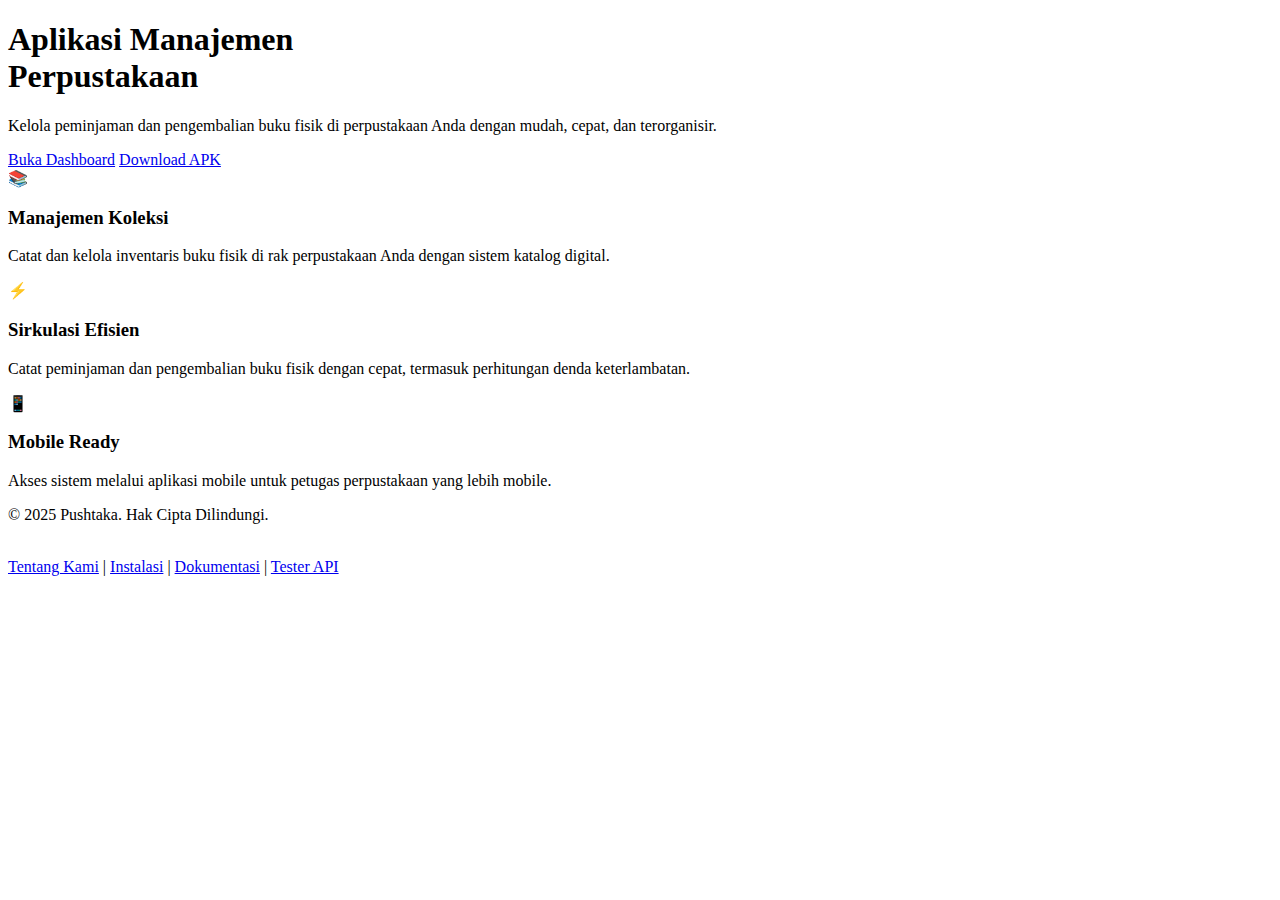
<file: web/index.html>
<!DOCTYPE html>
<html lang="en">

<head>
    <title>Pushtaka - Aplikasi Manajemen Perpustakaan</title>
    <meta name="description"
        content="Pushtaka adalah solusi aplikasi manajemen perpustakaan modern yang efisien dan mudah digunakan.">
    <!--# include virtual="/partials/head_meta.html" -->
</head>

<body>
    <div class="gradient-bg"></div>

    <div class="container">
        <!--# include virtual="/partials/header.html" -->

        <section class="hero">
            <div class="hero-content">
                <h1>Aplikasi Manajemen<br><span>Perpustakaan</span></h1>
                <p>Kelola peminjaman dan pengembalian buku fisik di perpustakaan Anda dengan mudah, cepat, dan
                    terorganisir.</p>
                <div>
                    <a href="/dashboard" class="cta-button">Buka Dashboard</a>
                    <a href="/p/installation" class="cta-outline">Download APK</a>
                </div>
            </div>
        </section>

        <section id="features" class="features">
            <div class="feature-card">
                <div class="feature-icon">📚</div>
                <h3>Manajemen Koleksi</h3>
                <p>Catat dan kelola inventaris buku fisik di rak perpustakaan Anda dengan sistem katalog digital.</p>
            </div>
            <div class="feature-card">
                <div class="feature-icon">⚡</div>
                <h3>Sirkulasi Efisien</h3>
                <p>Catat peminjaman dan pengembalian buku fisik dengan cepat, termasuk perhitungan denda keterlambatan.
                </p>
            </div>
            <div class="feature-card">
                <div class="feature-icon">📱</div>
                <h3>Mobile Ready</h3>
                <p>Akses sistem melalui aplikasi mobile untuk petugas perpustakaan yang lebih mobile.</p>
            </div>
        </section>

        <footer>
            <p>&copy; 2025 Pushtaka. Hak Cipta Dilindungi.</p>
            <br>
            <a href="/p/about">Tentang Kami</a> | <a href="/p/installation">Instalasi</a> | <a
                href="/p/documentation">Dokumentasi</a> | <a href="/p/tester">Tester API</a>
        </footer>
    </div>
</body>

</html>
</file>
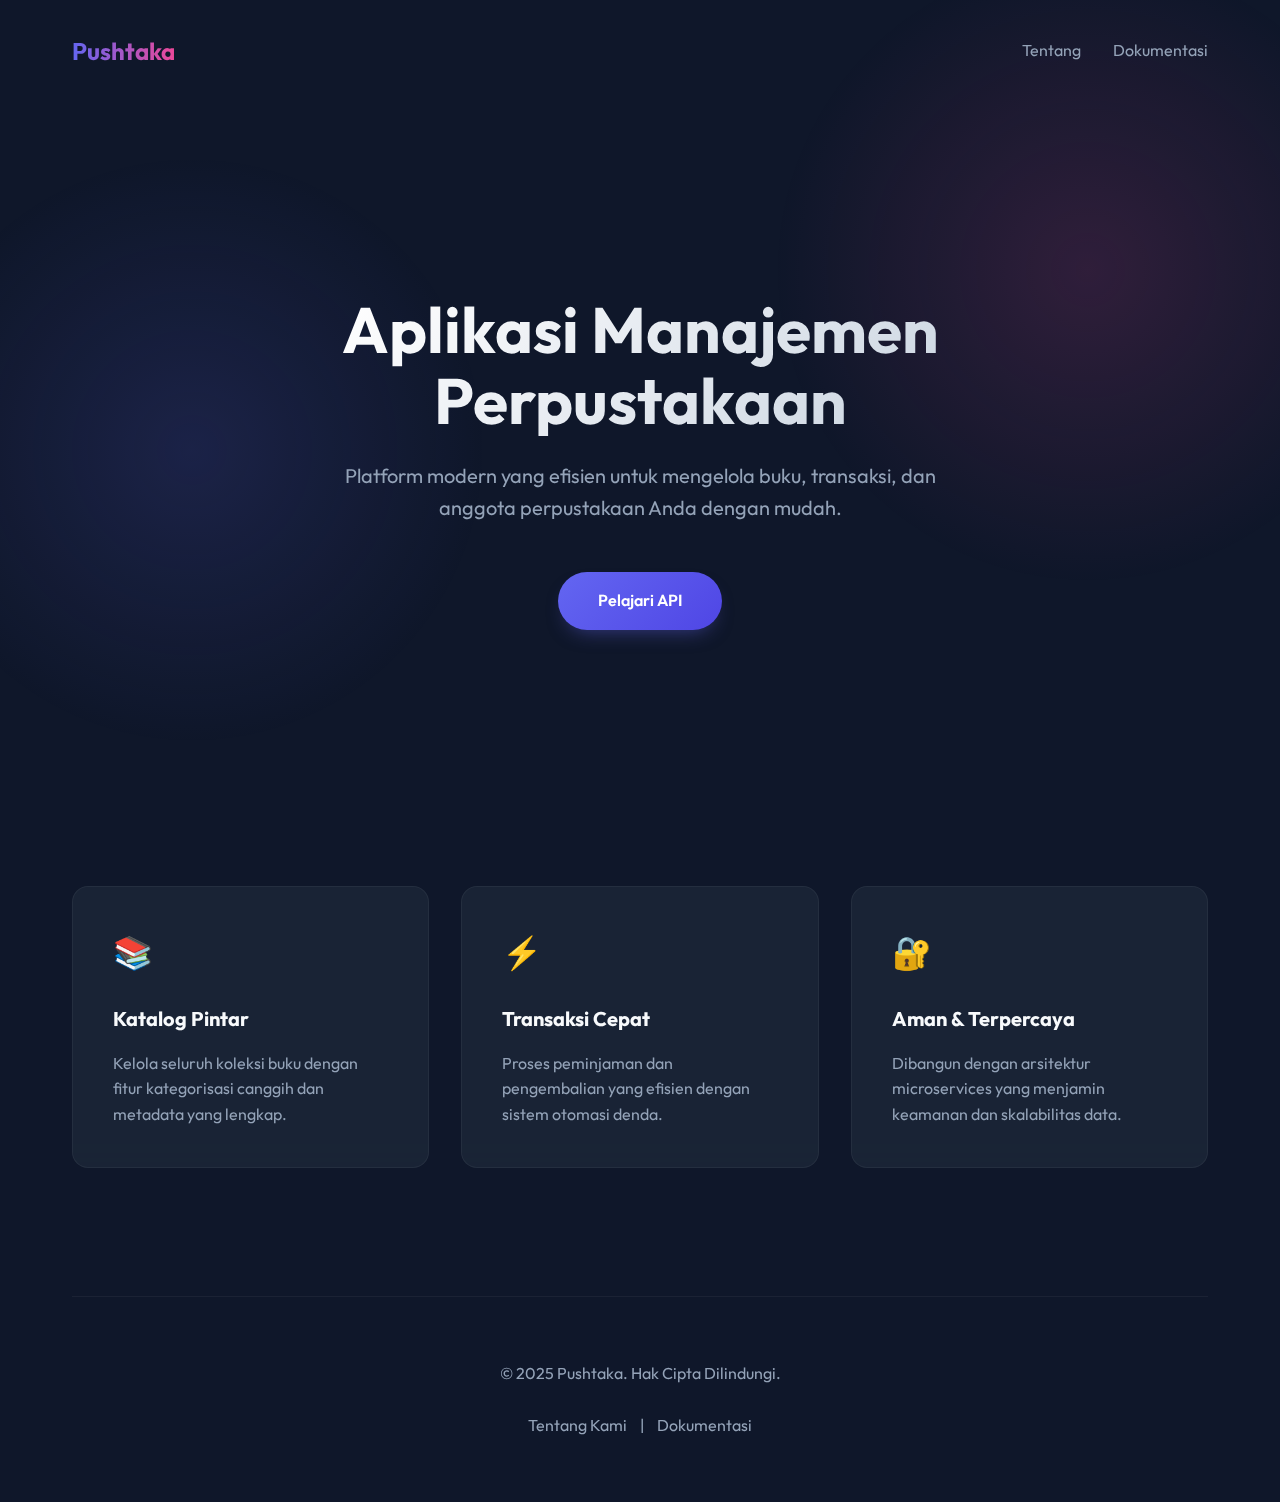
<file: api/services/landing copy/index.html>
<!DOCTYPE html>
<html lang="en">

<head>
    <meta charset="UTF-8">
    <meta name="viewport" content="width=device-width, initial-scale=1.0">
    <title>Pushtaka - Aplikasi Manajemen Perpustakaan</title>
    <meta name="description"
        content="Pushtaka adalah solusi aplikasi manajemen perpustakaan modern yang efisien dan mudah digunakan.">
    <link rel="preconnect" href="https://fonts.googleapis.com">
    <link rel="preconnect" href="https://fonts.gstatic.com" crossorigin>
    <link href="https://fonts.googleapis.com/css2?family=Outfit:wght@300;400;600;700&display=swap" rel="stylesheet">
    <style>
        :root {
            --primary: #6366f1;
            --primary-dark: #4f46e5;
            --secondary: #ec4899;
            --bg-dark: #0f172a;
            --text-light: #f8fafc;
            --text-dim: #94a3b8;
            --card-bg: rgba(30, 41, 59, 0.7);
        }

        * {
            margin: 0;
            padding: 0;
            box-sizing: border-box;
        }

        body {
            font-family: 'Outfit', sans-serif;
            background-color: var(--bg-dark);
            color: var(--text-light);
            line-height: 1.6;
            overflow-x: hidden;
        }

        .gradient-bg {
            position: fixed;
            top: 0;
            left: 0;
            width: 100%;
            height: 100%;
            z-index: -1;
            background:
                radial-gradient(circle at 15% 50%, rgba(99, 102, 241, 0.15), transparent 25%),
                radial-gradient(circle at 85% 30%, rgba(236, 72, 153, 0.15), transparent 25%);
        }

        .container {
            max-width: 1200px;
            margin: 0 auto;
            padding: 0 2rem;
        }

        /* Header */
        header {
            padding: 2rem 0;
            display: flex;
            justify-content: space-between;
            align-items: center;
        }

        .logo {
            font-size: 1.5rem;
            font-weight: 700;
            background: linear-gradient(to right, var(--primary), var(--secondary));
            -webkit-background-clip: text;
            -webkit-text-fill-color: transparent;
            text-decoration: none;
        }

        .nav-links {
            display: flex;
            gap: 2rem;
            list-style: none;
        }

        .nav-links a {
            color: var(--text-dim);
            text-decoration: none;
            transition: color 0.3s ease;
        }

        .nav-links a:hover {
            color: var(--text-light);
        }

        /* Hero Section */
        .hero {
            min-height: 80vh;
            display: flex;
            align-items: center;
            justify-content: center;
            text-align: center;
            padding: 4rem 0;
        }

        .hero-content h1 {
            font-size: 4rem;
            line-height: 1.1;
            margin-bottom: 1.5rem;
            background: linear-gradient(135deg, #fff 0%, #cbd5e1 100%);
            -webkit-background-clip: text;
            -webkit-text-fill-color: transparent;
        }

        .hero-content p {
            font-size: 1.25rem;
            color: var(--text-dim);
            max-width: 600px;
            margin: 0 auto 3rem;
        }

        .cta-button {
            display: inline-block;
            padding: 1rem 2.5rem;
            background: linear-gradient(135deg, var(--primary), var(--primary-dark));
            color: white;
            text-decoration: none;
            border-radius: 50px;
            font-weight: 600;
            transition: transform 0.3s ease, box-shadow 0.3s ease;
            box-shadow: 0 10px 20px -10px rgba(99, 102, 241, 0.5);
        }

        .cta-button:hover {
            transform: translateY(-2px);
            box-shadow: 0 15px 30px -10px rgba(99, 102, 241, 0.6);
        }

        /* Features */
        .features {
            display: grid;
            grid-template-columns: repeat(auto-fit, minmax(300px, 1fr));
            gap: 2rem;
            padding: 4rem 0;
        }

        .feature-card {
            background: var(--card-bg);
            padding: 2.5rem;
            border-radius: 1rem;
            backdrop-filter: blur(10px);
            border: 1px solid rgba(255, 255, 255, 0.05);
            transition: transform 0.3s ease;
        }

        .feature-card:hover {
            transform: translateY(-5px);
        }

        .feature-icon {
            font-size: 2rem;
            margin-bottom: 1.5rem;
            color: var(--primary);
        }

        .feature-card h3 {
            margin-bottom: 1rem;
            font-size: 1.25rem;
        }

        .feature-card p {
            color: var(--text-dim);
        }

        /* Footer */
        footer {
            border-top: 1px solid rgba(255, 255, 255, 0.05);
            padding: 4rem 0;
            margin-top: 4rem;
            text-align: center;
            color: var(--text-dim);
        }

        footer a {
            color: var(--text-dim);
            text-decoration: none;
            margin: 0 10px;
        }

        footer a:hover {
            color: var(--text-light);
        }

        @media (max-width: 768px) {
            .hero-content h1 {
                font-size: 2.5rem;
            }
        }
    </style>
</head>

<body>
    <div class="gradient-bg"></div>

    <div class="container">
        <header>
            <a href="/" class="logo">Pushtaka</a>
            <nav>
                <ul class="nav-links">
                    <li><a href="/p/about">Tentang</a></li>
                    <li><a href="/p/documentation">Dokumentasi</a></li>
                </ul>
            </nav>
        </header>

        <section class="hero">
            <div class="hero-content">
                <h1>Aplikasi Manajemen<br>Perpustakaan</h1>
                <p>Platform modern yang efisien untuk mengelola buku, transaksi, dan anggota perpustakaan Anda dengan
                    mudah.</p>
                <a href="/p/documentation" class="cta-button">Pelajari API</a>
            </div>
        </section>

        <section id="features" class="features">
            <div class="feature-card">
                <div class="feature-icon">📚</div>
                <h3>Katalog Pintar</h3>
                <p>Kelola seluruh koleksi buku dengan fitur kategorisasi canggih dan metadata yang lengkap.</p>
            </div>
            <div class="feature-card">
                <div class="feature-icon">⚡</div>
                <h3>Transaksi Cepat</h3>
                <p>Proses peminjaman dan pengembalian yang efisien dengan sistem otomasi denda.</p>
            </div>
            <div class="feature-card">
                <div class="feature-icon">🔐</div>
                <h3>Aman & Terpercaya</h3>
                <p>Dibangun dengan arsitektur microservices yang menjamin keamanan dan skalabilitas data.</p>
            </div>
        </section>

        <footer>
            <p>&copy; 2025 Pushtaka. Hak Cipta Dilindungi.</p>
            <br>
            <a href="/p/about">Tentang Kami</a> | <a href="/p/documentation">Dokumentasi</a>
        </footer>
    </div>
</body>

</html>
</file>
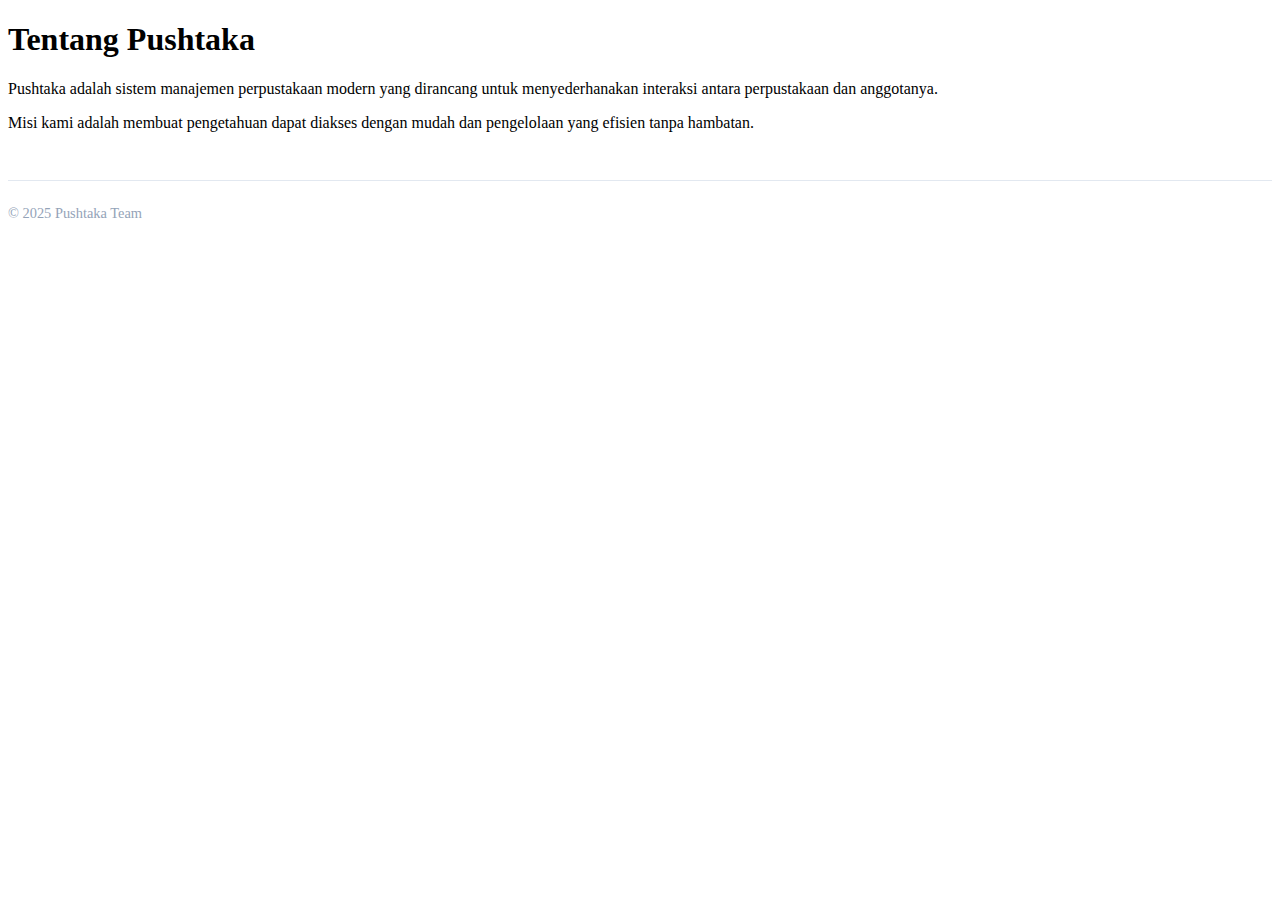
<file: web/p/about.html>
<!DOCTYPE html>
<html lang="id">

<head>
    <title>Tentang - Pushtaka</title>
    <!--# include virtual="/partials/head_meta.html" -->
</head>

<body>
    <div class="container">
        <!--# include virtual="/partials/header.html" -->

        <div class="content-box">
            <h1>Tentang Pushtaka</h1>
            <p>Pushtaka adalah sistem manajemen perpustakaan modern yang dirancang untuk menyederhanakan interaksi
                antara perpustakaan dan anggotanya.</p>
            <p>Misi kami adalah membuat pengetahuan dapat diakses dengan mudah dan pengelolaan yang efisien tanpa
                hambatan.</p>

            <div
                style="margin-top: 3rem; border-top: 1px solid #e2e8f0; padding-top: 1.5rem; font-size: 0.9rem; color: #94a3b8;">
                &copy; 2025 Pushtaka Team
            </div>
        </div>
    </div>
</body>

</html>
</file>
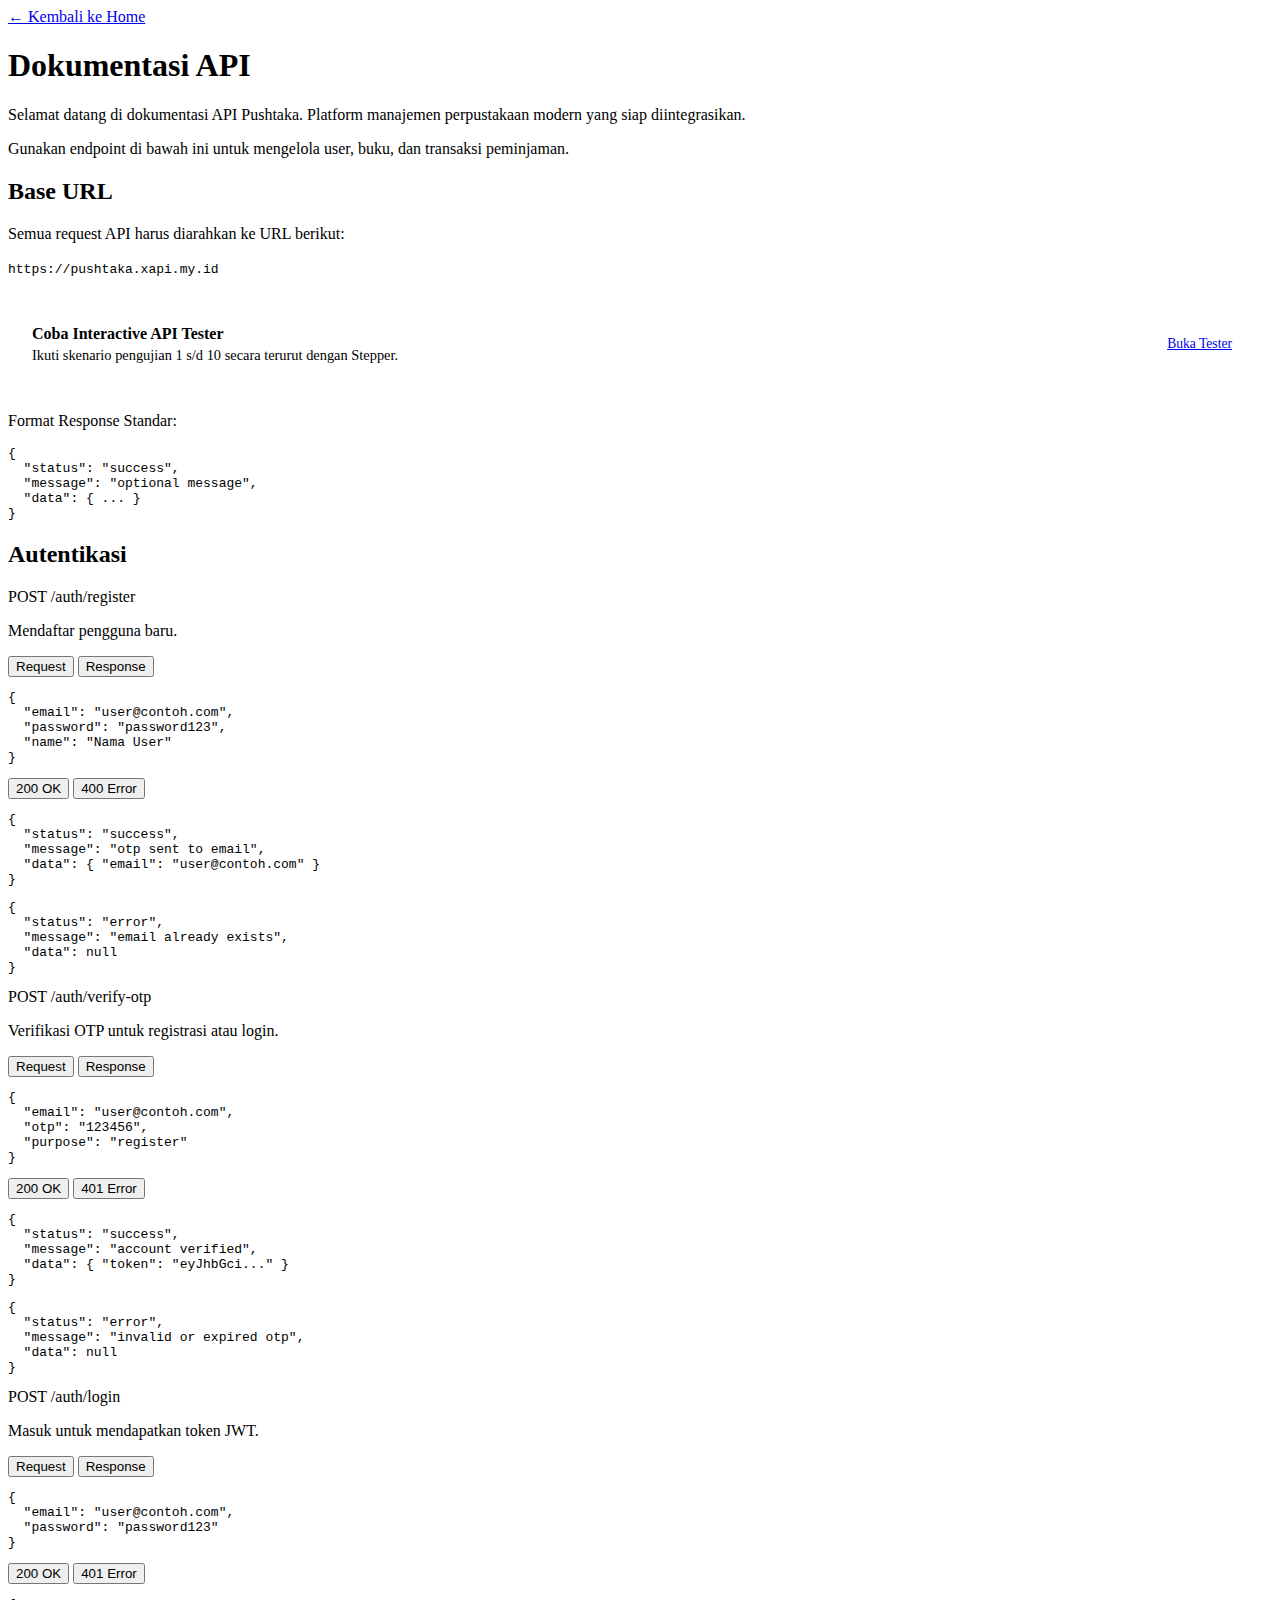
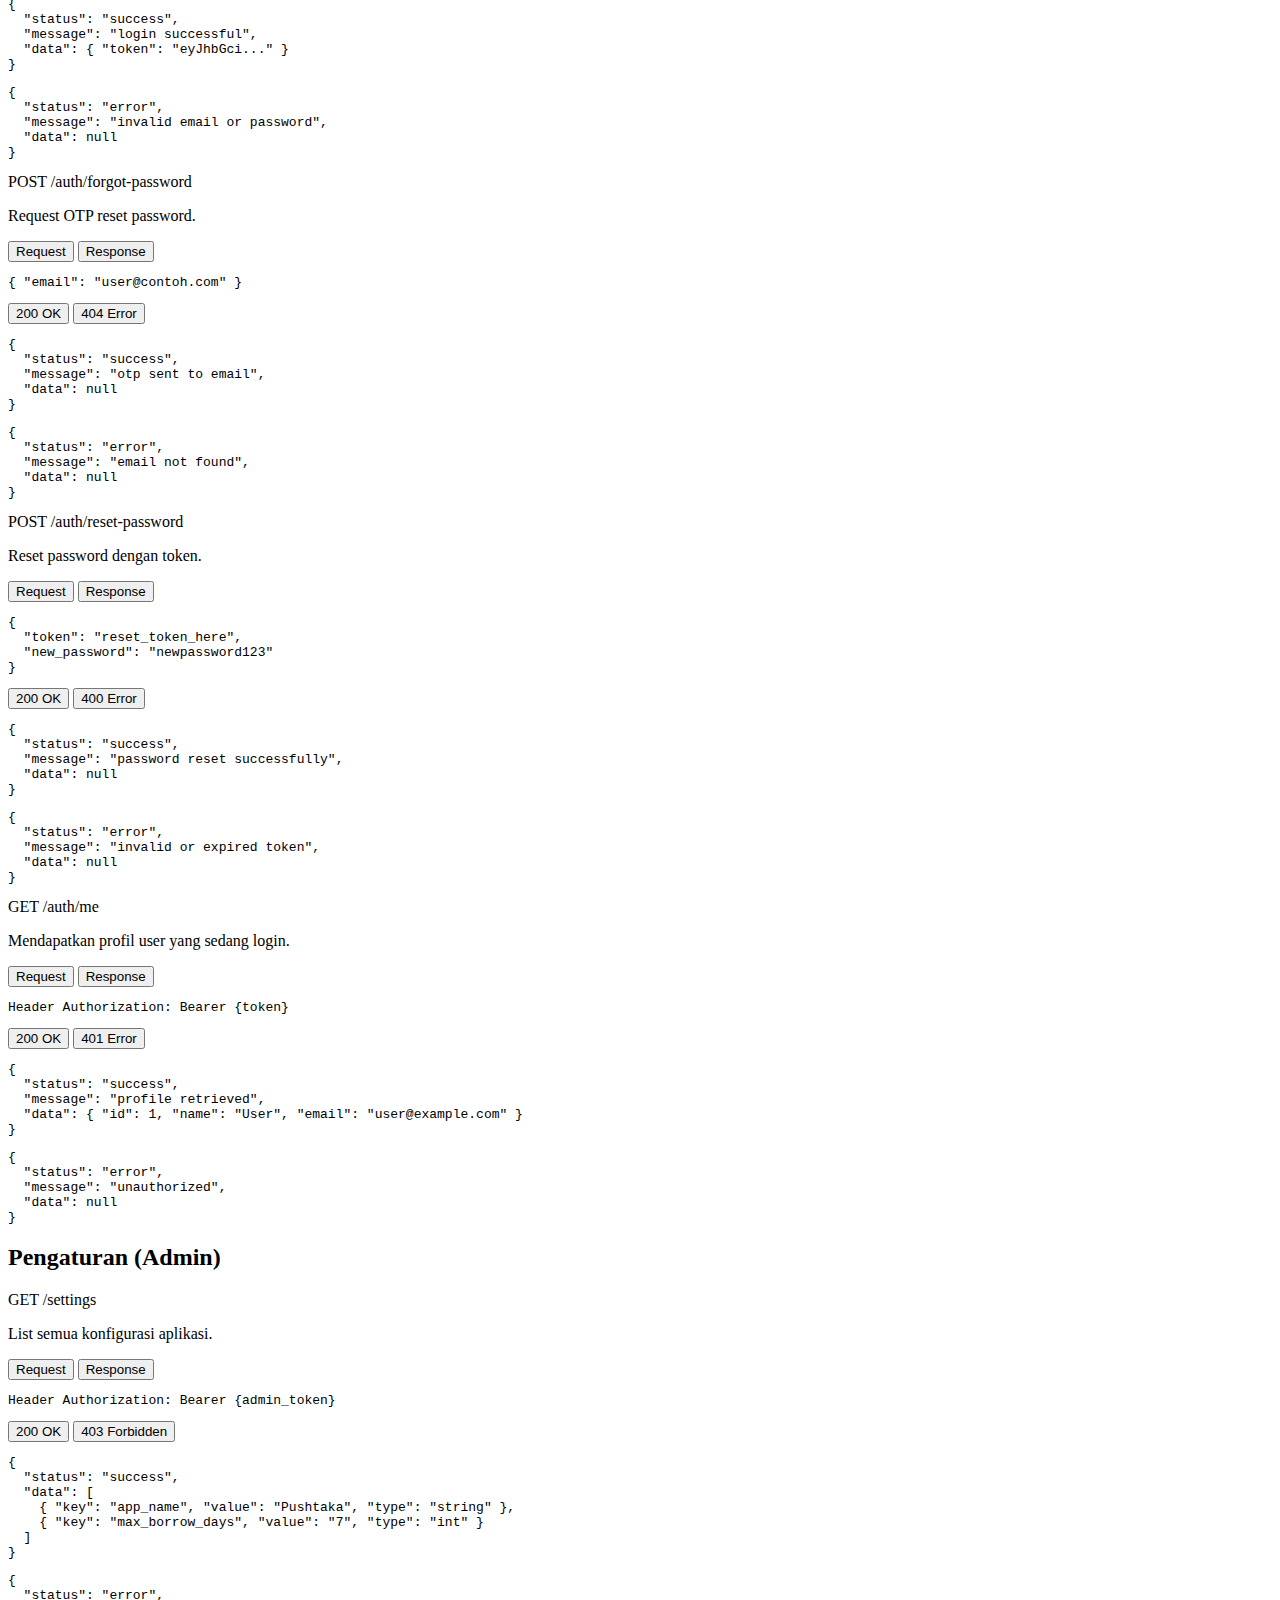
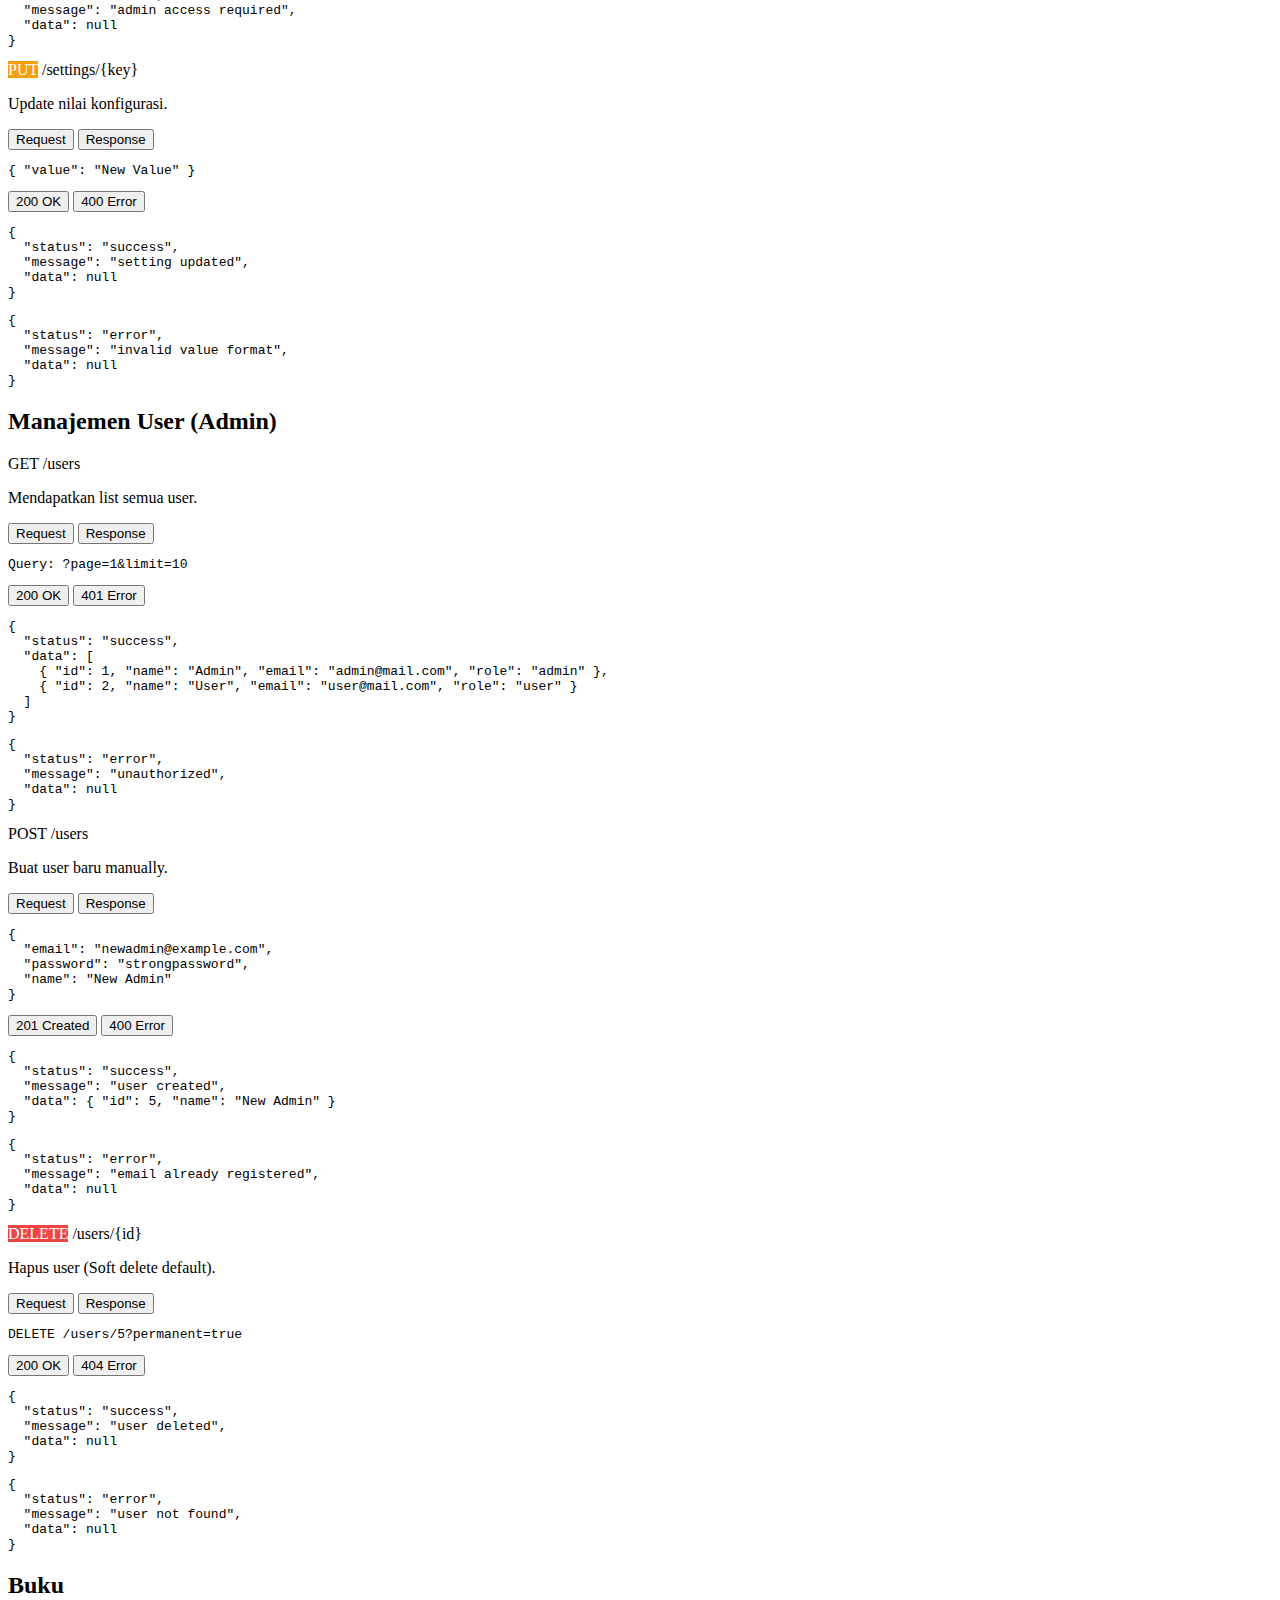
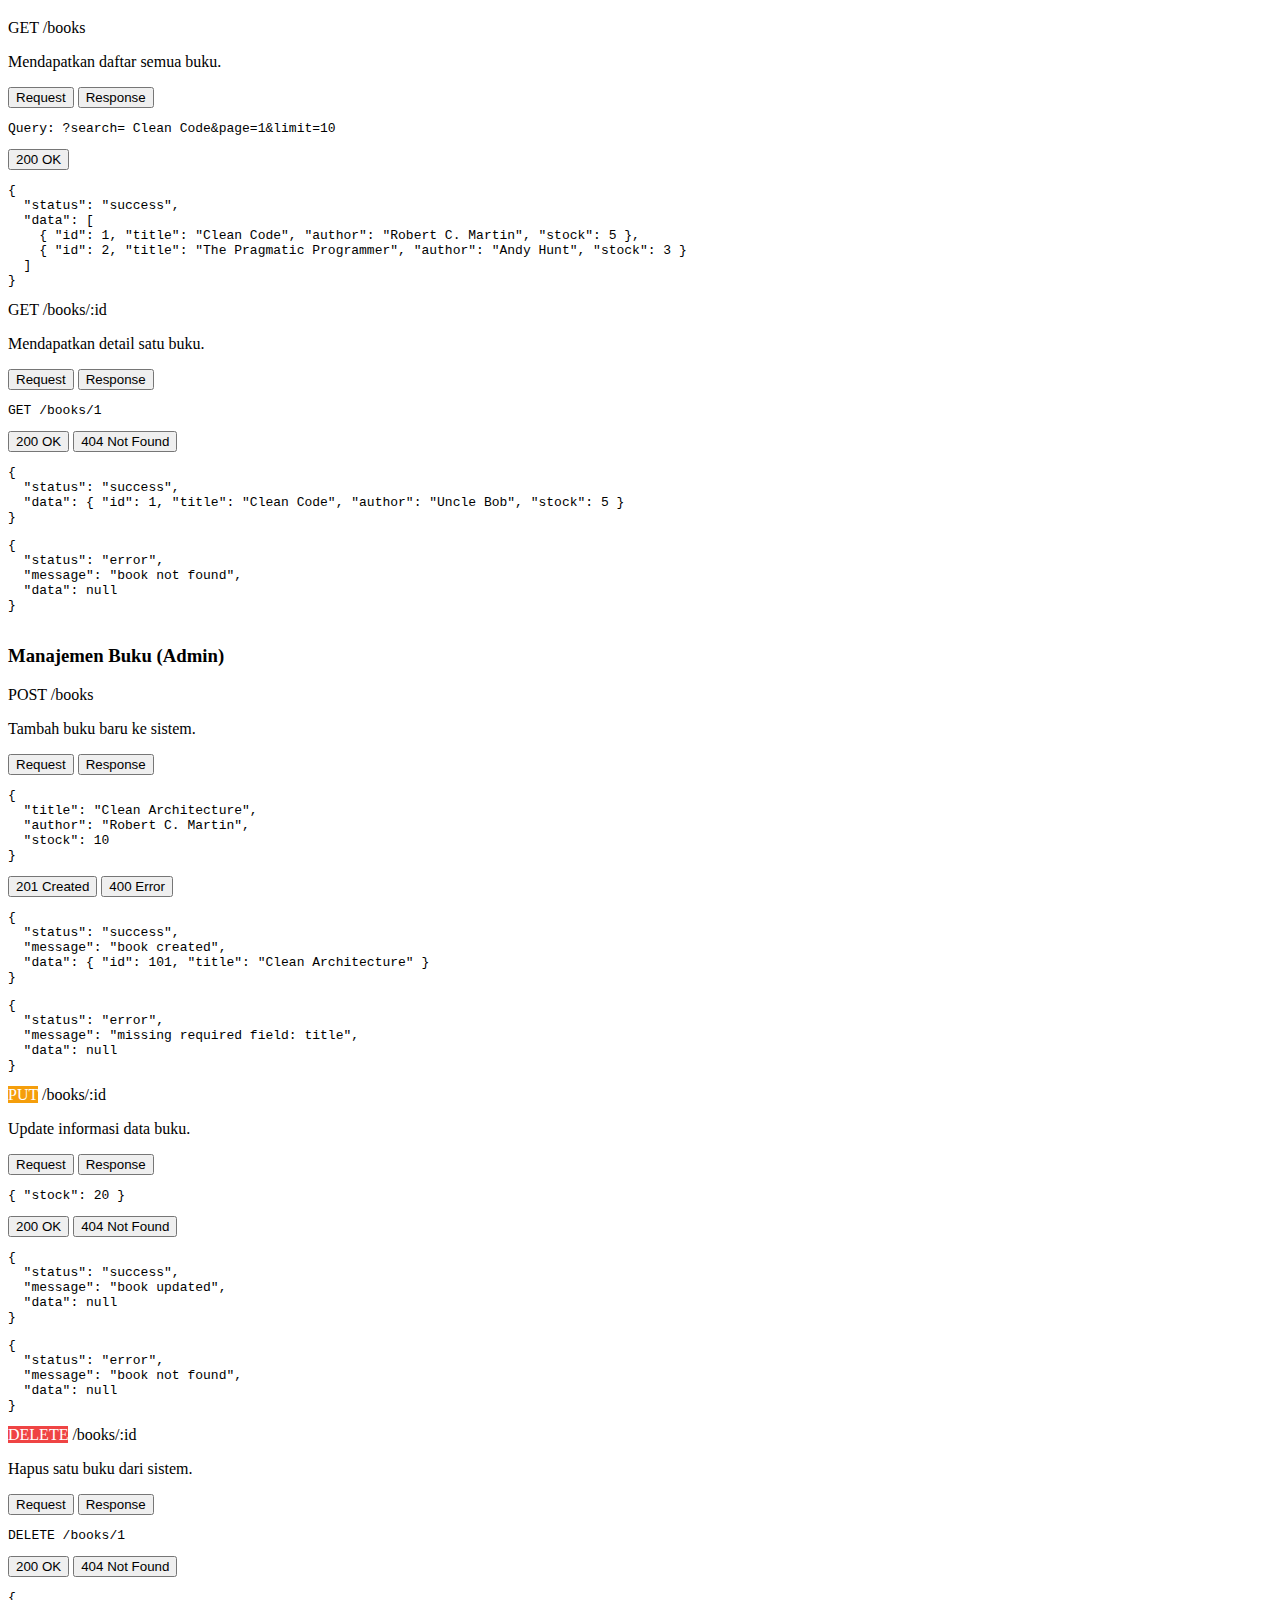
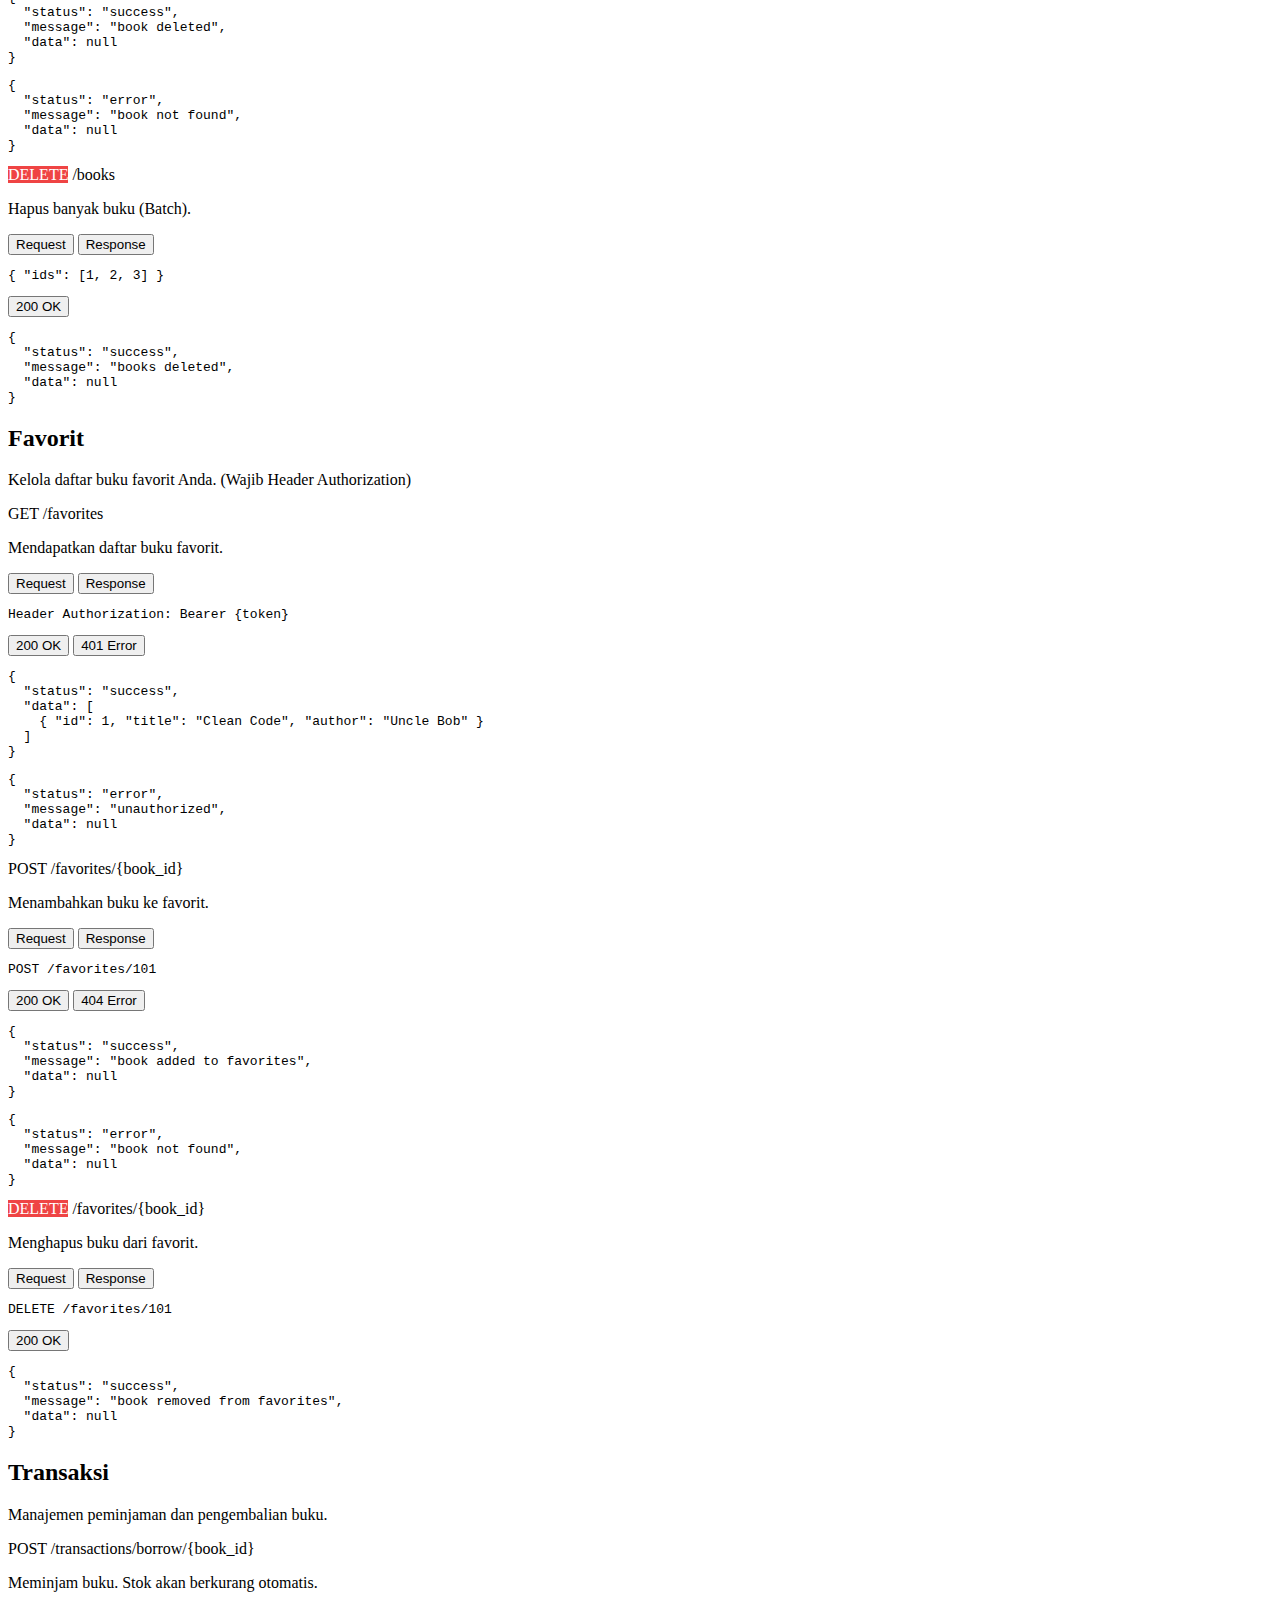
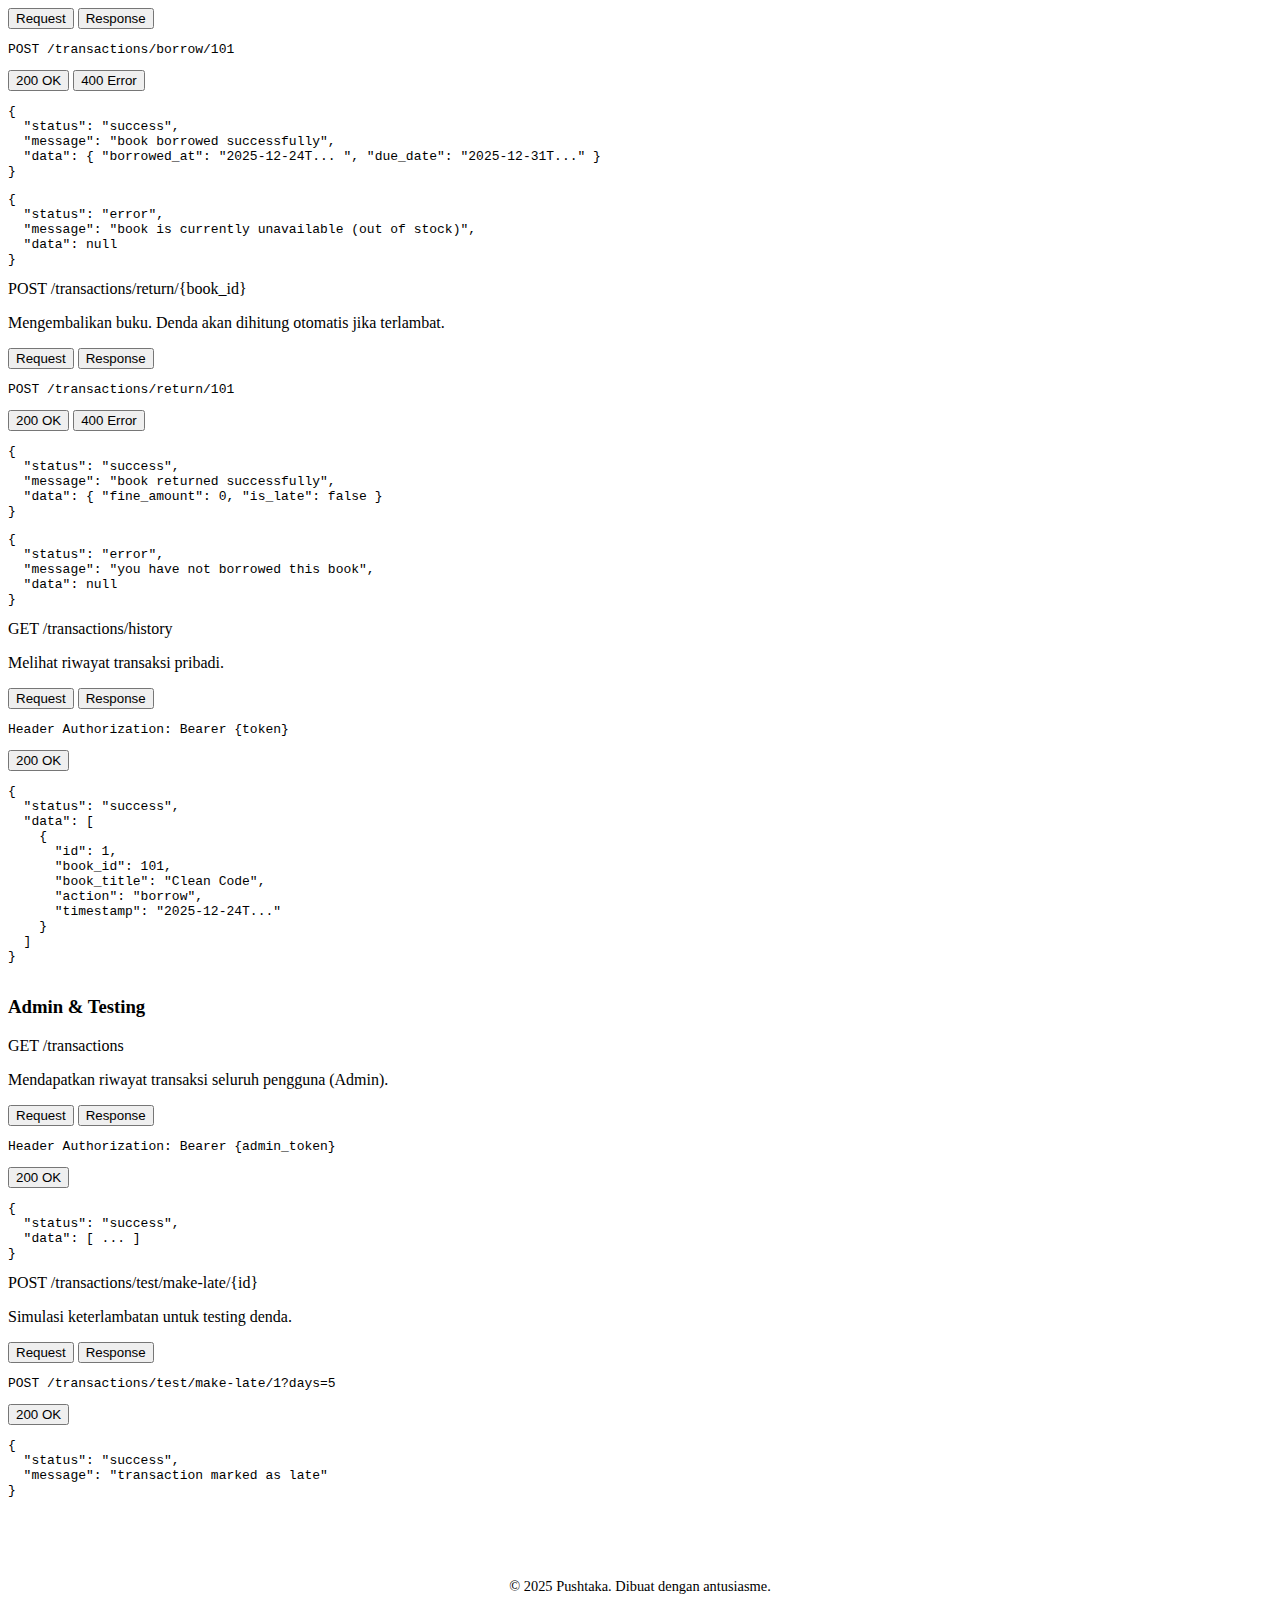
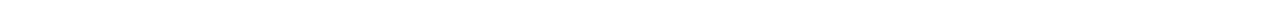
<file: web/p/documentation.html>
<!DOCTYPE html>
<html lang="id">

<head>
    <title>Dokumentasi API - Pushtaka</title>
    <!--# include virtual="/partials/head_meta.html" -->
    <style>
        .badge.put {
            background-color: #f59e0b;
            color: white;
        }

        .badge.delete {
            background-color: #ef4444;
            color: white;
        }
    </style>
</head>

<body class="docs-body">
    <!--# include virtual="/partials/doc_sidebar.html" -->

    <main class="main-content">
        <a href="/" class="back-link">&larr; Kembali ke Home</a>

        <div class="content-wrapper">
            <section id="introduction">
                <h1>Dokumentasi API</h1>
                <p>Selamat datang di dokumentasi API Pushtaka. Platform manajemen perpustakaan modern yang siap
                    diintegrasikan.</p>
                <p>Gunakan endpoint di bawah ini untuk mengelola user, buku, dan transaksi peminjaman.</p>
            </section>

            <section id="base-url">
                <h2>Base URL</h2>
                <p>Semua request API harus diarahkan ke URL berikut:</p>
                <div class="base-url-box">
                    <code>https://pushtaka.xapi.my.id</code>
                </div>
                <div class="tester-cta"
                    style="background: var(--primary-soft); padding: 1.5rem; border-radius: 0.75rem; border: 1px dashed var(--primary); margin-top: 1.5rem; display: flex; align-items: center; justify-content: space-between;">
                    <div>
                        <h4 style="color: var(--primary-dark); margin: 0;">Coba Interactive API Tester</h4>
                        <p style="margin: 0.25rem 0 0; font-size: 0.9rem;">Ikuti skenario pengujian 1 s/d 10 secara
                            terurut dengan Stepper.</p>
                    </div>
                    <a href="/p/tester" class="cta-button" style="padding: 0.5rem 1rem; font-size: 0.85rem;">Buka
                        Tester</a>
                </div>
                <p style="margin-top: 1.5rem;">Format Response Standar:</p>
                <pre><code>{
  "status": "success",
  "message": "optional message",
  "data": { ... }
}</code></pre>
            </section>

            <section id="auth">
                <h2>Autentikasi</h2>

                <div class="endpoint" id="auth-register">
                    <div class="endpoint-header">
                        <span class="badge post">POST</span>
                        <span>/auth/register</span>
                    </div>
                    <p>Mendaftar pengguna baru.</p>
                    <div class="docs-tabs">
                        <div class="tab-header">
                            <button class="tab-btn active" data-tab="request">Request</button>
                            <button class="tab-btn" data-tab="response">Response</button>
                        </div>
                        <div class="tab-body">
                            <div class="tab-content active" data-content="request">
                                <pre><code>{
  "email": "user@contoh.com",
  "password": "password123",
  "name": "Nama User"
}</code></pre>
                            </div>
                            <div class="tab-content" data-content="response">
                                <div class="status-tabs">
                                    <div class="status-tab-header">
                                        <button class="status-tab-btn active" data-status="200">200 OK</button>
                                        <button class="status-tab-btn" data-status="400">400 Error</button>
                                    </div>
                                    <div class="status-tab-body">
                                        <div class="status-tab-content active" data-status-content="200">
                                            <pre><code>{
  "status": "success",
  "message": "otp sent to email",
  "data": { "email": "user@contoh.com" }
}</code></pre>
                                        </div>
                                        <div class="status-tab-content" data-status-content="400">
                                            <pre><code>{
  "status": "error",
  "message": "email already exists",
  "data": null
}</code></pre>
                                        </div>
                                    </div>
                                </div>
                            </div>
                        </div>
                    </div>
                </div>

                <div class="endpoint" id="auth-otp">
                    <div class="endpoint-header">
                        <span class="badge post">POST</span>
                        <span>/auth/verify-otp</span>
                    </div>
                    <p>Verifikasi OTP untuk registrasi atau login.</p>
                    <div class="docs-tabs">
                        <div class="tab-header">
                            <button class="tab-btn active" data-tab="request">Request</button>
                            <button class="tab-btn" data-tab="response">Response</button>
                        </div>
                        <div class="tab-body">
                            <div class="tab-content active" data-content="request">
                                <pre><code>{
  "email": "user@contoh.com",
  "otp": "123456",
  "purpose": "register"
}</code></pre>
                            </div>
                            <div class="tab-content" data-content="response">
                                <div class="status-tabs">
                                    <div class="status-tab-header">
                                        <button class="status-tab-btn active" data-status="200">200 OK</button>
                                        <button class="status-tab-btn" data-status="401">401 Error</button>
                                    </div>
                                    <div class="status-tab-body">
                                        <div class="status-tab-content active" data-status-content="200">
                                            <pre><code>{
  "status": "success",
  "message": "account verified",
  "data": { "token": "eyJhbGci..." }
}</code></pre>
                                        </div>
                                        <div class="status-tab-content" data-status-content="401">
                                            <pre><code>{
  "status": "error",
  "message": "invalid or expired otp",
  "data": null
}</code></pre>
                                        </div>
                                    </div>
                                </div>
                            </div>
                        </div>
                    </div>
                </div>

                <div class="endpoint" id="auth-login">
                    <div class="endpoint-header">
                        <span class="badge post">POST</span>
                        <span>/auth/login</span>
                    </div>
                    <p>Masuk untuk mendapatkan token JWT.</p>
                    <div class="docs-tabs">
                        <div class="tab-header">
                            <button class="tab-btn active" data-tab="request">Request</button>
                            <button class="tab-btn" data-tab="response">Response</button>
                        </div>
                        <div class="tab-body">
                            <div class="tab-content active" data-content="request">
                                <pre><code>{
  "email": "user@contoh.com",
  "password": "password123"
}</code></pre>
                            </div>
                            <div class="tab-content" data-content="response">
                                <div class="status-tabs">
                                    <div class="status-tab-header">
                                        <button class="status-tab-btn active" data-status="200">200 OK</button>
                                        <button class="status-tab-btn" data-status="401">401 Error</button>
                                    </div>
                                    <div class="status-tab-body">
                                        <div class="status-tab-content active" data-status-content="200">
                                            <pre><code>{
  "status": "success",
  "message": "login successful",
  "data": { "token": "eyJhbGci..." }
}</code></pre>
                                        </div>
                                        <div class="status-tab-content" data-status-content="401">
                                            <pre><code>{
  "status": "error",
  "message": "invalid email or password",
  "data": null
}</code></pre>
                                        </div>
                                    </div>
                                </div>
                            </div>
                        </div>
                    </div>
                </div>

                <div class="endpoint">
                    <div class="endpoint-header">
                        <span class="badge post">POST</span>
                        <span>/auth/forgot-password</span>
                    </div>
                    <p>Request OTP reset password.</p>
                    <div class="docs-tabs">
                        <div class="tab-header">
                            <button class="tab-btn active" data-tab="request">Request</button>
                            <button class="tab-btn" data-tab="response">Response</button>
                        </div>
                        <div class="tab-body">
                            <div class="tab-content active" data-content="request">
                                <pre><code>{ "email": "user@contoh.com" }</code></pre>
                            </div>
                            <div class="tab-content" data-content="response">
                                <div class="status-tabs">
                                    <div class="status-tab-header">
                                        <button class="status-tab-btn active" data-status="200">200 OK</button>
                                        <button class="status-tab-btn" data-status="404">404 Error</button>
                                    </div>
                                    <div class="status-tab-body">
                                        <div class="status-tab-content active" data-status-content="200">
                                            <pre><code>{
  "status": "success",
  "message": "otp sent to email",
  "data": null
}</code></pre>
                                        </div>
                                        <div class="status-tab-content" data-status-content="404">
                                            <pre><code>{
  "status": "error",
  "message": "email not found",
  "data": null
}</code></pre>
                                        </div>
                                    </div>
                                </div>
                            </div>
                        </div>
                    </div>
                </div>

                <div class="endpoint">
                    <div class="endpoint-header">
                        <span class="badge post">POST</span>
                        <span>/auth/reset-password</span>
                    </div>
                    <p>Reset password dengan token.</p>
                    <div class="docs-tabs">
                        <div class="tab-header">
                            <button class="tab-btn active" data-tab="request">Request</button>
                            <button class="tab-btn" data-tab="response">Response</button>
                        </div>
                        <div class="tab-body">
                            <div class="tab-content active" data-content="request">
                                <pre><code>{
  "token": "reset_token_here",
  "new_password": "newpassword123"
}</code></pre>
                            </div>
                            <div class="tab-content" data-content="response">
                                <div class="status-tabs">
                                    <div class="status-tab-header">
                                        <button class="status-tab-btn active" data-status="200">200 OK</button>
                                        <button class="status-tab-btn" data-status="400">400 Error</button>
                                    </div>
                                    <div class="status-tab-body">
                                        <div class="status-tab-content active" data-status-content="200">
                                            <pre><code>{
  "status": "success",
  "message": "password reset successfully",
  "data": null
}</code></pre>
                                        </div>
                                        <div class="status-tab-content" data-status-content="400">
                                            <pre><code>{
  "status": "error",
  "message": "invalid or expired token",
  "data": null
}</code></pre>
                                        </div>
                                    </div>
                                </div>
                            </div>
                        </div>
                    </div>
                </div>

                <div class="endpoint" id="auth-profile">
                    <div class="endpoint-header">
                        <span class="badge get">GET</span>
                        <span>/auth/me</span>
                    </div>
                    <p>Mendapatkan profil user yang sedang login.</p>
                    <div class="docs-tabs">
                        <div class="tab-header">
                            <button class="tab-btn active" data-tab="request">Request</button>
                            <button class="tab-btn" data-tab="response">Response</button>
                        </div>
                        <div class="tab-body">
                            <div class="tab-content active" data-content="request">
                                <pre><code>Header Authorization: Bearer {token}</code></pre>
                            </div>
                            <div class="tab-content" data-content="response">
                                <div class="status-tabs">
                                    <div class="status-tab-header">
                                        <button class="status-tab-btn active" data-status="200">200 OK</button>
                                        <button class="status-tab-btn" data-status="401">401 Error</button>
                                    </div>
                                    <div class="status-tab-body">
                                        <div class="status-tab-content active" data-status-content="200">
                                            <pre><code>{
  "status": "success",
  "message": "profile retrieved",
  "data": { "id": 1, "name": "User", "email": "user@example.com" }
}</code></pre>
                                        </div>
                                        <div class="status-tab-content" data-status-content="401">
                                            <pre><code>{
  "status": "error",
  "message": "unauthorized",
  "data": null
}</code></pre>
                                        </div>
                                    </div>
                                </div>
                            </div>
                        </div>
                    </div>
                </div>
            </section>

            <section id="settings">
                <h2>Pengaturan (Admin)</h2>
                <div class="endpoint">
                    <div class="endpoint-header">
                        <span class="badge get">GET</span>
                        <span>/settings</span>
                    </div>
                    <p>List semua konfigurasi aplikasi.</p>
                    <div class="docs-tabs">
                        <div class="tab-header">
                            <button class="tab-btn active" data-tab="request">Request</button>
                            <button class="tab-btn" data-tab="response">Response</button>
                        </div>
                        <div class="tab-body">
                            <div class="tab-content active" data-content="request">
                                <pre><code>Header Authorization: Bearer {admin_token}</code></pre>
                            </div>
                            <div class="tab-content" data-content="response">
                                <div class="status-tabs">
                                    <div class="status-tab-header">
                                        <button class="status-tab-btn active" data-status="200">200 OK</button>
                                        <button class="status-tab-btn" data-status="403">403 Forbidden</button>
                                    </div>
                                    <div class="status-tab-body">
                                        <div class="status-tab-content active" data-status-content="200">
                                            <pre><code>{
  "status": "success",
  "data": [
    { "key": "app_name", "value": "Pushtaka", "type": "string" },
    { "key": "max_borrow_days", "value": "7", "type": "int" }
  ]
}</code></pre>
                                        </div>
                                        <div class="status-tab-content" data-status-content="403">
                                            <pre><code>{
  "status": "error",
  "message": "admin access required",
  "data": null
}</code></pre>
                                        </div>
                                    </div>
                                </div>
                            </div>
                        </div>
                    </div>
                </div>

                <div class="endpoint">
                    <div class="endpoint-header">
                        <span class="badge put">PUT</span>
                        <span>/settings/{key}</span>
                    </div>
                    <p>Update nilai konfigurasi.</p>
                    <div class="docs-tabs">
                        <div class="tab-header">
                            <button class="tab-btn active" data-tab="request">Request</button>
                            <button class="tab-btn" data-tab="response">Response</button>
                        </div>
                        <div class="tab-body">
                            <div class="tab-content active" data-content="request">
                                <pre><code>{ "value": "New Value" }</code></pre>
                            </div>
                            <div class="tab-content" data-content="response">
                                <div class="status-tabs">
                                    <div class="status-tab-header">
                                        <button class="status-tab-btn active" data-status="200">200 OK</button>
                                        <button class="status-tab-btn" data-status="400">400 Error</button>
                                    </div>
                                    <div class="status-tab-body">
                                        <div class="status-tab-content active" data-status-content="200">
                                            <pre><code>{
  "status": "success",
  "message": "setting updated",
  "data": null
}</code></pre>
                                        </div>
                                        <div class="status-tab-content" data-status-content="400">
                                            <pre><code>{
  "status": "error",
  "message": "invalid value format",
  "data": null
}</code></pre>
                                        </div>
                                    </div>
                                </div>
                            </div>
                        </div>
                    </div>
                </div>
            </section>

            <section id="users">
                <h2>Manajemen User (Admin)</h2>
                <div class="endpoint">
                    <div class="endpoint-header">
                        <span class="badge get">GET</span>
                        <span>/users</span>
                    </div>
                    <p>Mendapatkan list semua user.</p>
                    <div class="docs-tabs">
                        <div class="tab-header">
                            <button class="tab-btn active" data-tab="request">Request</button>
                            <button class="tab-btn" data-tab="response">Response</button>
                        </div>
                        <div class="tab-body">
                            <div class="tab-content active" data-content="request">
                                <pre><code>Query: ?page=1&limit=10</code></pre>
                            </div>
                            <div class="tab-content" data-content="response">
                                <div class="status-tabs">
                                    <div class="status-tab-header">
                                        <button class="status-tab-btn active" data-status="200">200 OK</button>
                                        <button class="status-tab-btn" data-status="401">401 Error</button>
                                    </div>
                                    <div class="status-tab-body">
                                        <div class="status-tab-content active" data-status-content="200">
                                            <pre><code>{
  "status": "success",
  "data": [
    { "id": 1, "name": "Admin", "email": "admin@mail.com", "role": "admin" },
    { "id": 2, "name": "User", "email": "user@mail.com", "role": "user" }
  ]
}</code></pre>
                                        </div>
                                        <div class="status-tab-content" data-status-content="401">
                                            <pre><code>{
  "status": "error",
  "message": "unauthorized",
  "data": null
}</code></pre>
                                        </div>
                                    </div>
                                </div>
                            </div>
                        </div>
                    </div>
                </div>
                <div class="endpoint">
                    <div class="endpoint-header">
                        <span class="badge post">POST</span>
                        <span>/users</span>
                    </div>
                    <p>Buat user baru manually.</p>
                    <div class="docs-tabs">
                        <div class="tab-header">
                            <button class="tab-btn active" data-tab="request">Request</button>
                            <button class="tab-btn" data-tab="response">Response</button>
                        </div>
                        <div class="tab-body">
                            <div class="tab-content active" data-content="request">
                                <pre><code>{
  "email": "newadmin@example.com",
  "password": "strongpassword",
  "name": "New Admin"
}</code></pre>
                            </div>
                            <div class="tab-content" data-content="response">
                                <div class="status-tabs">
                                    <div class="status-tab-header">
                                        <button class="status-tab-btn active" data-status="201">201 Created</button>
                                        <button class="status-tab-btn" data-status="400">400 Error</button>
                                    </div>
                                    <div class="status-tab-body">
                                        <div class="status-tab-content active" data-status-content="201">
                                            <pre><code>{
  "status": "success",
  "message": "user created",
  "data": { "id": 5, "name": "New Admin" }
}</code></pre>
                                        </div>
                                        <div class="status-tab-content" data-status-content="400">
                                            <pre><code>{
  "status": "error",
  "message": "email already registered",
  "data": null
}</code></pre>
                                        </div>
                                    </div>
                                </div>
                            </div>
                        </div>
                    </div>
                </div>
                <div class="endpoint">
                    <div class="endpoint-header">
                        <span class="badge delete">DELETE</span>
                        <span>/users/{id}</span>
                    </div>
                    <p>Hapus user (Soft delete default).</p>
                    <div class="docs-tabs">
                        <div class="tab-header">
                            <button class="tab-btn active" data-tab="request">Request</button>
                            <button class="tab-btn" data-tab="response">Response</button>
                        </div>
                        <div class="tab-body">
                            <div class="tab-content active" data-content="request">
                                <pre><code>DELETE /users/5?permanent=true</code></pre>
                            </div>
                            <div class="tab-content" data-content="response">
                                <div class="status-tabs">
                                    <div class="status-tab-header">
                                        <button class="status-tab-btn active" data-status="200">200 OK</button>
                                        <button class="status-tab-btn" data-status="404">404 Error</button>
                                    </div>
                                    <div class="status-tab-body">
                                        <div class="status-tab-content active" data-status-content="200">
                                            <pre><code>{
  "status": "success",
  "message": "user deleted",
  "data": null
}</code></pre>
                                        </div>
                                        <div class="status-tab-content" data-status-content="404">
                                            <pre><code>{
  "status": "error",
  "message": "user not found",
  "data": null
}</code></pre>
                                        </div>
                                    </div>
                                </div>
                            </div>
                        </div>
                    </div>
                </div>
            </section>

            <section id="books">
                <h2>Buku</h2>
                <div class="endpoint" id="book-list">
                    <div class="endpoint-header">
                        <span class="badge get">GET</span>
                        <span>/books</span>
                    </div>
                    <p>Mendapatkan daftar semua buku.</p>
                    <div class="docs-tabs">
                        <div class="tab-header">
                            <button class="tab-btn active" data-tab="request">Request</button>
                            <button class="tab-btn" data-tab="response">Response</button>
                        </div>
                        <div class="tab-body">
                            <div class="tab-content active" data-content="request">
                                <pre><code>Query: ?search= Clean Code&page=1&limit=10</code></pre>
                            </div>
                            <div class="tab-content" data-content="response">
                                <div class="status-tabs">
                                    <div class="status-tab-header">
                                        <button class="status-tab-btn active" data-status="200">200 OK</button>
                                    </div>
                                    <div class="status-tab-body">
                                        <div class="status-tab-content active" data-status-content="200">
                                            <pre><code>{
  "status": "success",
  "data": [
    { "id": 1, "title": "Clean Code", "author": "Robert C. Martin", "stock": 5 },
    { "id": 2, "title": "The Pragmatic Programmer", "author": "Andy Hunt", "stock": 3 }
  ]
}</code></pre>
                                        </div>
                                    </div>
                                </div>
                            </div>
                        </div>
                    </div>
                </div>

                <div class="endpoint" id="book-detail">
                    <div class="endpoint-header">
                        <span class="badge get">GET</span>
                        <span>/books/:id</span>
                    </div>
                    <p>Mendapatkan detail satu buku.</p>
                    <div class="docs-tabs">
                        <div class="tab-header">
                            <button class="tab-btn active" data-tab="request">Request</button>
                            <button class="tab-btn" data-tab="response">Response</button>
                        </div>
                        <div class="tab-body">
                            <div class="tab-content active" data-content="request">
                                <pre><code>GET /books/1</code></pre>
                            </div>
                            <div class="tab-content" data-content="response">
                                <div class="status-tabs">
                                    <div class="status-tab-header">
                                        <button class="status-tab-btn active" data-status="200">200 OK</button>
                                        <button class="status-tab-btn" data-status="404">404 Not Found</button>
                                    </div>
                                    <div class="status-tab-body">
                                        <div class="status-tab-content active" data-status-content="200">
                                            <pre><code>{
  "status": "success",
  "data": { "id": 1, "title": "Clean Code", "author": "Uncle Bob", "stock": 5 }
}</code></pre>
                                        </div>
                                        <div class="status-tab-content" data-status-content="404">
                                            <pre><code>{
  "status": "error",
  "message": "book not found",
  "data": null
}</code></pre>
                                        </div>
                                    </div>
                                </div>
                            </div>
                        </div>
                    </div>
                </div>

                <div id="book-admin" style="margin-top: 2rem;">
                    <h3>Manajemen Buku (Admin)</h3>
                    <div class="endpoint">
                        <div class="endpoint-header">
                            <span class="badge post">POST</span>
                            <span>/books</span>
                        </div>
                        <p>Tambah buku baru ke sistem.</p>
                        <div class="docs-tabs">
                            <div class="tab-header">
                                <button class="tab-btn active" data-tab="request">Request</button>
                                <button class="tab-btn" data-tab="response">Response</button>
                            </div>
                            <div class="tab-body">
                                <div class="tab-content active" data-content="request">
                                    <pre><code>{
  "title": "Clean Architecture",
  "author": "Robert C. Martin",
  "stock": 10
}</code></pre>
                                </div>
                                <div class="tab-content" data-content="response">
                                    <div class="status-tabs">
                                        <div class="status-tab-header">
                                            <button class="status-tab-btn active" data-status="201">201 Created</button>
                                            <button class="status-tab-btn" data-status="400">400 Error</button>
                                        </div>
                                        <div class="status-tab-body">
                                            <div class="status-tab-content active" data-status-content="201">
                                                <pre><code>{
  "status": "success",
  "message": "book created",
  "data": { "id": 101, "title": "Clean Architecture" }
}</code></pre>
                                            </div>
                                            <div class="status-tab-content" data-status-content="400">
                                                <pre><code>{
  "status": "error",
  "message": "missing required field: title",
  "data": null
}</code></pre>
                                            </div>
                                        </div>
                                    </div>
                                </div>
                            </div>
                        </div>
                    </div>

                    <div class="endpoint">
                        <div class="endpoint-header">
                            <span class="badge put">PUT</span>
                            <span>/books/:id</span>
                        </div>
                        <p>Update informasi data buku.</p>
                        <div class="docs-tabs">
                            <div class="tab-header">
                                <button class="tab-btn active" data-tab="request">Request</button>
                                <button class="tab-btn" data-tab="response">Response</button>
                            </div>
                            <div class="tab-body">
                                <div class="tab-content active" data-content="request">
                                    <pre><code>{ "stock": 20 }</code></pre>
                                </div>
                                <div class="tab-content" data-content="response">
                                    <div class="status-tabs">
                                        <div class="status-tab-header">
                                            <button class="status-tab-btn active" data-status="200">200 OK</button>
                                            <button class="status-tab-btn" data-status="404">404 Not Found</button>
                                        </div>
                                        <div class="status-tab-body">
                                            <div class="status-tab-content active" data-status-content="200">
                                                <pre><code>{
  "status": "success",
  "message": "book updated",
  "data": null
}</code></pre>
                                            </div>
                                            <div class="status-tab-content" data-status-content="404">
                                                <pre><code>{
  "status": "error",
  "message": "book not found",
  "data": null
}</code></pre>
                                            </div>
                                        </div>
                                    </div>
                                </div>
                            </div>
                        </div>
                    </div>

                    <div class="endpoint">
                        <div class="endpoint-header">
                            <span class="badge delete">DELETE</span>
                            <span>/books/:id</span>
                        </div>
                        <p>Hapus satu buku dari sistem.</p>
                        <div class="docs-tabs">
                            <div class="tab-header">
                                <button class="tab-btn active" data-tab="request">Request</button>
                                <button class="tab-btn" data-tab="response">Response</button>
                            </div>
                            <div class="tab-body">
                                <div class="tab-content active" data-content="request">
                                    <pre><code>DELETE /books/1</code></pre>
                                </div>
                                <div class="tab-content" data-content="response">
                                    <div class="status-tabs">
                                        <div class="status-tab-header">
                                            <button class="status-tab-btn active" data-status="200">200 OK</button>
                                            <button class="status-tab-btn" data-status="404">404 Not Found</button>
                                        </div>
                                        <div class="status-tab-body">
                                            <div class="status-tab-content active" data-status-content="200">
                                                <pre><code>{
  "status": "success",
  "message": "book deleted",
  "data": null
}</code></pre>
                                            </div>
                                            <div class="status-tab-content" data-status-content="404">
                                                <pre><code>{
  "status": "error",
  "message": "book not found",
  "data": null
}</code></pre>
                                            </div>
                                        </div>
                                    </div>
                                </div>
                            </div>
                        </div>
                    </div>

                    <div class="endpoint">
                        <div class="endpoint-header">
                            <span class="badge delete">DELETE</span>
                            <span>/books</span>
                        </div>
                        <p>Hapus banyak buku (Batch).</p>
                        <div class="docs-tabs">
                            <div class="tab-header">
                                <button class="tab-btn active" data-tab="request">Request</button>
                                <button class="tab-btn" data-tab="response">Response</button>
                            </div>
                            <div class="tab-body">
                                <div class="tab-content active" data-content="request">
                                    <pre><code>{ "ids": [1, 2, 3] }</code></pre>
                                </div>
                                <div class="tab-content" data-content="response">
                                    <div class="status-tabs">
                                        <div class="status-tab-header">
                                            <button class="status-tab-btn active" data-status="200">200 OK</button>
                                        </div>
                                        <div class="status-tab-body">
                                            <div class="status-tab-content active" data-status-content="200">
                                                <pre><code>{
  "status": "success",
  "message": "books deleted",
  "data": null
}</code></pre>
                                            </div>
                                        </div>
                                    </div>
                                </div>
                            </div>
                        </div>
                    </div>
                </div>
            </section>

            <section id="favorites">
                <h2>Favorit</h2>
                <p>Kelola daftar buku favorit Anda. (Wajib Header Authorization)</p>

                <div class="endpoint">
                    <div class="endpoint-header">
                        <span class="badge get">GET</span>
                        <span>/favorites</span>
                    </div>
                    <p>Mendapatkan daftar buku favorit.</p>
                    <div class="docs-tabs">
                        <div class="tab-header">
                            <button class="tab-btn active" data-tab="request">Request</button>
                            <button class="tab-btn" data-tab="response">Response</button>
                        </div>
                        <div class="tab-body">
                            <div class="tab-content active" data-content="request">
                                <pre><code>Header Authorization: Bearer {token}</code></pre>
                            </div>
                            <div class="tab-content" data-content="response">
                                <div class="status-tabs">
                                    <div class="status-tab-header">
                                        <button class="status-tab-btn active" data-status="200">200 OK</button>
                                        <button class="status-tab-btn" data-status="401">401 Error</button>
                                    </div>
                                    <div class="status-tab-body">
                                        <div class="status-tab-content active" data-status-content="200">
                                            <pre><code>{
  "status": "success",
  "data": [
    { "id": 1, "title": "Clean Code", "author": "Uncle Bob" }
  ]
}</code></pre>
                                        </div>
                                        <div class="status-tab-content" data-status-content="401">
                                            <pre><code>{
  "status": "error",
  "message": "unauthorized",
  "data": null
}</code></pre>
                                        </div>
                                    </div>
                                </div>
                            </div>
                        </div>
                    </div>
                </div>

                <div class="endpoint">
                    <div class="endpoint-header">
                        <span class="badge post">POST</span>
                        <span>/favorites/{book_id}</span>
                    </div>
                    <p>Menambahkan buku ke favorit.</p>
                    <div class="docs-tabs">
                        <div class="tab-header">
                            <button class="tab-btn active" data-tab="request">Request</button>
                            <button class="tab-btn" data-tab="response">Response</button>
                        </div>
                        <div class="tab-body">
                            <div class="tab-content active" data-content="request">
                                <pre><code>POST /favorites/101</code></pre>
                            </div>
                            <div class="tab-content" data-content="response">
                                <div class="status-tabs">
                                    <div class="status-tab-header">
                                        <button class="status-tab-btn active" data-status="200">200 OK</button>
                                        <button class="status-tab-btn" data-status="404">404 Error</button>
                                    </div>
                                    <div class="status-tab-body">
                                        <div class="status-tab-content active" data-status-content="200">
                                            <pre><code>{
  "status": "success",
  "message": "book added to favorites",
  "data": null
}</code></pre>
                                        </div>
                                        <div class="status-tab-content" data-status-content="404">
                                            <pre><code>{
  "status": "error",
  "message": "book not found",
  "data": null
}</code></pre>
                                        </div>
                                    </div>
                                </div>
                            </div>
                        </div>
                    </div>
                </div>

                <div class="endpoint">
                    <div class="endpoint-header">
                        <span class="badge delete">DELETE</span>
                        <span>/favorites/{book_id}</span>
                    </div>
                    <p>Menghapus buku dari favorit.</p>
                    <div class="docs-tabs">
                        <div class="tab-header">
                            <button class="tab-btn active" data-tab="request">Request</button>
                            <button class="tab-btn" data-tab="response">Response</button>
                        </div>
                        <div class="tab-body">
                            <div class="tab-content active" data-content="request">
                                <pre><code>DELETE /favorites/101</code></pre>
                            </div>
                            <div class="tab-content" data-content="response">
                                <div class="status-tabs">
                                    <div class="status-tab-header">
                                        <button class="status-tab-btn active" data-status="200">200 OK</button>
                                    </div>
                                    <div class="status-tab-body">
                                        <div class="status-tab-content active" data-status-content="200">
                                            <pre><code>{
  "status": "success",
  "message": "book removed from favorites",
  "data": null
}</code></pre>
                                        </div>
                                    </div>
                                </div>
                            </div>
                        </div>
                    </div>
                </div>
            </section>

            <section id="transaksi">
                <h2>Transaksi</h2>
                <p>Manajemen peminjaman dan pengembalian buku.</p>

                <div class="endpoint" id="borrow">
                    <div class="endpoint-header">
                        <span class="badge post">POST</span>
                        <span>/transactions/borrow/{book_id}</span>
                    </div>
                    <p>Meminjam buku. Stok akan berkurang otomatis.</p>
                    <div class="docs-tabs">
                        <div class="tab-header">
                            <button class="tab-btn active" data-tab="request">Request</button>
                            <button class="tab-btn" data-tab="response">Response</button>
                        </div>
                        <div class="tab-body">
                            <div class="tab-content active" data-content="request">
                                <pre><code>POST /transactions/borrow/101</code></pre>
                            </div>
                            <div class="tab-content" data-content="response">
                                <div class="status-tabs">
                                    <div class="status-tab-header">
                                        <button class="status-tab-btn active" data-status="200">200 OK</button>
                                        <button class="status-tab-btn" data-status="400">400 Error</button>
                                    </div>
                                    <div class="status-tab-body">
                                        <div class="status-tab-content active" data-status-content="200">
                                            <pre><code>{
  "status": "success",
  "message": "book borrowed successfully",
  "data": { "borrowed_at": "2025-12-24T... ", "due_date": "2025-12-31T..." }
}</code></pre>
                                        </div>
                                        <div class="status-tab-content" data-status-content="400">
                                            <pre><code>{
  "status": "error",
  "message": "book is currently unavailable (out of stock)",
  "data": null
}</code></pre>
                                        </div>
                                    </div>
                                </div>
                            </div>
                        </div>
                    </div>
                </div>

                <div class="endpoint" id="return">
                    <div class="endpoint-header">
                        <span class="badge post">POST</span>
                        <span>/transactions/return/{book_id}</span>
                    </div>
                    <p>Mengembalikan buku. Denda akan dihitung otomatis jika terlambat.</p>
                    <div class="docs-tabs">
                        <div class="tab-header">
                            <button class="tab-btn active" data-tab="request">Request</button>
                            <button class="tab-btn" data-tab="response">Response</button>
                        </div>
                        <div class="tab-body">
                            <div class="tab-content active" data-content="request">
                                <pre><code>POST /transactions/return/101</code></pre>
                            </div>
                            <div class="tab-content" data-content="response">
                                <div class="status-tabs">
                                    <div class="status-tab-header">
                                        <button class="status-tab-btn active" data-status="200">200 OK</button>
                                        <button class="status-tab-btn" data-status="400">400 Error</button>
                                    </div>
                                    <div class="status-tab-body">
                                        <div class="status-tab-content active" data-status-content="200">
                                            <pre><code>{
  "status": "success",
  "message": "book returned successfully",
  "data": { "fine_amount": 0, "is_late": false }
}</code></pre>
                                        </div>
                                        <div class="status-tab-content" data-status-content="400">
                                            <pre><code>{
  "status": "error",
  "message": "you have not borrowed this book",
  "data": null
}</code></pre>
                                        </div>
                                    </div>
                                </div>
                            </div>
                        </div>
                    </div>
                </div>

                <div class="endpoint" id="history">
                    <div class="endpoint-header">
                        <span class="badge get">GET</span>
                        <span>/transactions/history</span>
                    </div>
                    <p>Melihat riwayat transaksi pribadi.</p>
                    <div class="docs-tabs">
                        <div class="tab-header">
                            <button class="tab-btn active" data-tab="request">Request</button>
                            <button class="tab-btn" data-tab="response">Response</button>
                        </div>
                        <div class="tab-body">
                            <div class="tab-content active" data-content="request">
                                <pre><code>Header Authorization: Bearer {token}</code></pre>
                            </div>
                            <div class="tab-content" data-content="response">
                                <div class="status-tabs">
                                    <div class="status-tab-header">
                                        <button class="status-tab-btn active" data-status="200">200 OK</button>
                                    </div>
                                    <div class="status-tab-body">
                                        <div class="status-tab-content active" data-status-content="200">
                                            <pre><code>{
  "status": "success",
  "data": [
    {
      "id": 1,
      "book_id": 101,
      "book_title": "Clean Code",
      "action": "borrow",
      "timestamp": "2025-12-24T..."
    }
  ]
}</code></pre>
                                        </div>
                                    </div>
                                </div>
                            </div>
                        </div>
                    </div>
                </div>

                <div id="transaction-admin" style="margin-top: 2rem;">
                    <h3>Admin & Testing</h3>
                    <div class="endpoint">
                        <div class="endpoint-header">
                            <span class="badge get">GET</span>
                            <span>/transactions</span>
                        </div>
                        <p>Mendapatkan riwayat transaksi seluruh pengguna (Admin).</p>
                        <div class="docs-tabs">
                            <div class="tab-header">
                                <button class="tab-btn active" data-tab="request">Request</button>
                                <button class="tab-btn" data-tab="response">Response</button>
                            </div>
                            <div class="tab-body">
                                <div class="tab-content active" data-content="request">
                                    <pre><code>Header Authorization: Bearer {admin_token}</code></pre>
                                </div>
                                <div class="tab-content" data-content="response">
                                    <div class="status-tabs">
                                        <div class="status-tab-header">
                                            <button class="status-tab-btn active" data-status="200">200 OK</button>
                                        </div>
                                        <div class="status-tab-body">
                                            <div class="status-tab-content active" data-status-content="200">
                                                <pre><code>{
  "status": "success",
  "data": [ ... ]
}</code></pre>
                                            </div>
                                        </div>
                                    </div>
                                </div>
                            </div>
                        </div>
                    </div>

                    <div class="endpoint">
                        <div class="endpoint-header">
                            <span class="badge post">POST</span>
                            <span>/transactions/test/make-late/{id}</span>
                        </div>
                        <p>Simulasi keterlambatan untuk testing denda.</p>
                        <div class="docs-tabs">
                            <div class="tab-header">
                                <button class="tab-btn active" data-tab="request">Request</button>
                                <button class="tab-btn" data-tab="response">Response</button>
                            </div>
                            <div class="tab-body">
                                <div class="tab-content active" data-content="request">
                                    <pre><code>POST /transactions/test/make-late/1?days=5</code></pre>
                                </div>
                                <div class="tab-content" data-content="response">
                                    <div class="status-tabs">
                                        <div class="status-tab-header">
                                            <button class="status-tab-btn active" data-status="200">200 OK</button>
                                        </div>
                                        <div class="status-tab-body">
                                            <div class="status-tab-content active" data-status-content="200">
                                                <pre><code>{
  "status": "success",
  "message": "transaction marked as late"
}</code></pre>
                                            </div>
                                        </div>
                                    </div>
                                </div>
                            </div>
                        </div>
                    </div>
                </div>
            </section>

            <footer>
                <p style="margin-top: 5rem; font-size: 0.9rem; text-align: center;">
                    &copy; 2025 Pushtaka. Dibuat dengan antusiasme.
                </p>
            </footer>
        </div>
    </main>
</body>

</html>
</file>
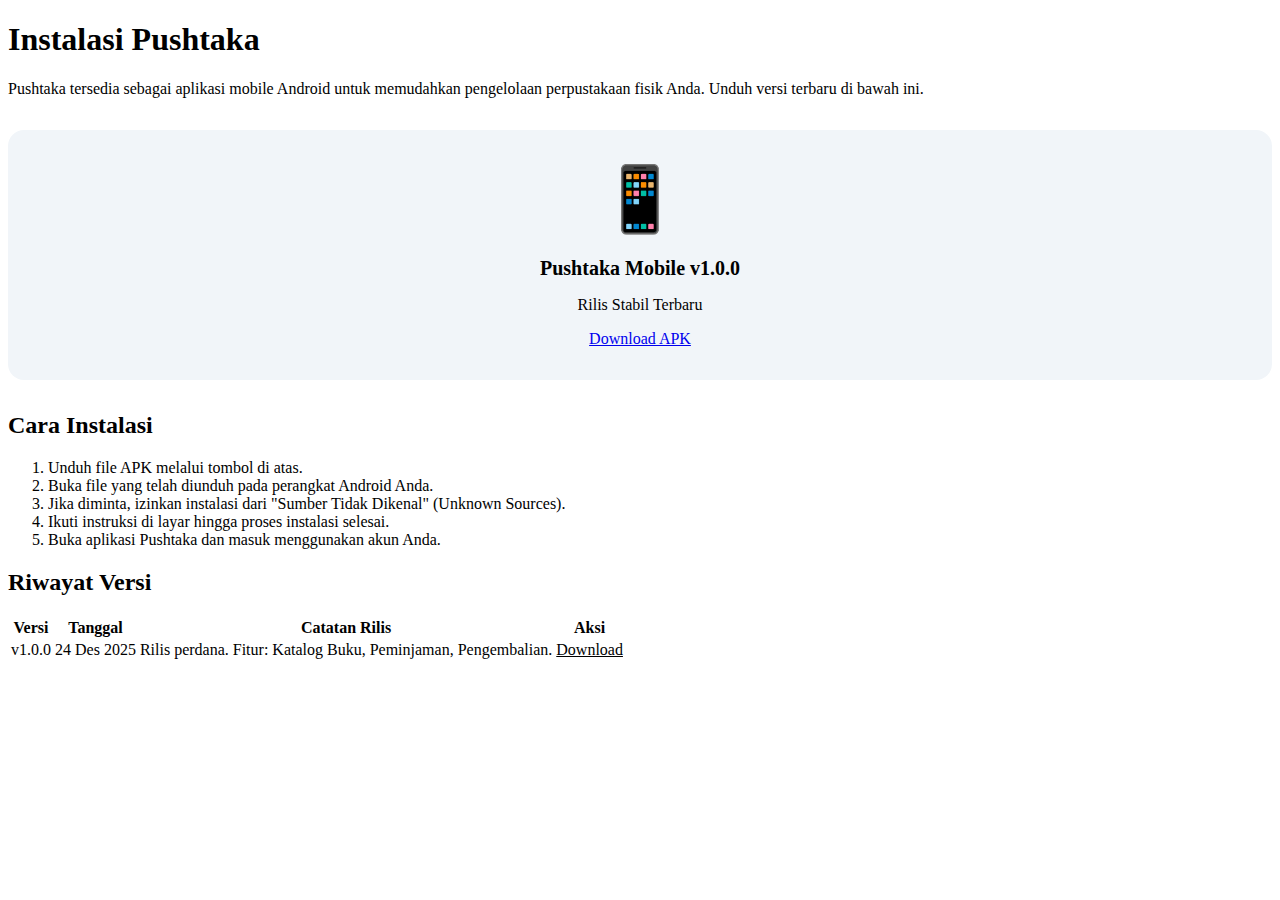
<file: web/p/installation.html>
<!DOCTYPE html>
<html lang="id">

<head>
    <title>Instalasi - Pushtaka</title>
    <!--# include virtual="/partials/head_meta.html" -->
</head>

<body>
    <div class="container">
        <!--# include virtual="/partials/header.html" -->

        <div class="content-box">
            <h1>Instalasi Pushtaka</h1>

            <p>Pushtaka tersedia sebagai aplikasi mobile Android untuk memudahkan pengelolaan perpustakaan fisik Anda.
                Unduh versi terbaru di bawah ini.</p>

            <div style="text-align: center; padding: 2rem; background: #f1f5f9; border-radius: 1rem; margin: 2rem 0;">
                <div style="font-size: 4rem; margin-bottom: 1rem;">📱</div>
                <h3 style="margin-bottom: 0.5rem; font-size: 1.25rem;">Pushtaka Mobile v1.0.0</h3>
                <p>Rilis Stabil Terbaru</p>
                <a href="#" class="download-btn">Download APK</a>
            </div>

            <h2>Cara Instalasi</h2>
            <ol>
                <li>Unduh file APK melalui tombol di atas.</li>
                <li>Buka file yang telah diunduh pada perangkat Android Anda.</li>
                <li>Jika diminta, izinkan instalasi dari "Sumber Tidak Dikenal" (Unknown Sources).</li>
                <li>Ikuti instruksi di layar hingga proses instalasi selesai.</li>
                <li>Buka aplikasi Pushtaka dan masuk menggunakan akun Anda.</li>
            </ol>

            <h2>Riwayat Versi</h2>
            <table>
                <thead>
                    <tr>
                        <th>Versi</th>
                        <th>Tanggal</th>
                        <th>Catatan Rilis</th>
                        <th>Aksi</th>
                    </tr>
                </thead>
                <tbody>
                    <tr>
                        <td>v1.0.0</td>
                        <td>24 Des 2025</td>
                        <td>Rilis perdana. Fitur: Katalog Buku, Peminjaman, Pengembalian.</td>
                        <td><a href="#" style="color: var(--primary);">Download</a></td>
                    </tr>
                </tbody>
            </table>
        </div>
    </div>
</body>

</html>
</file>
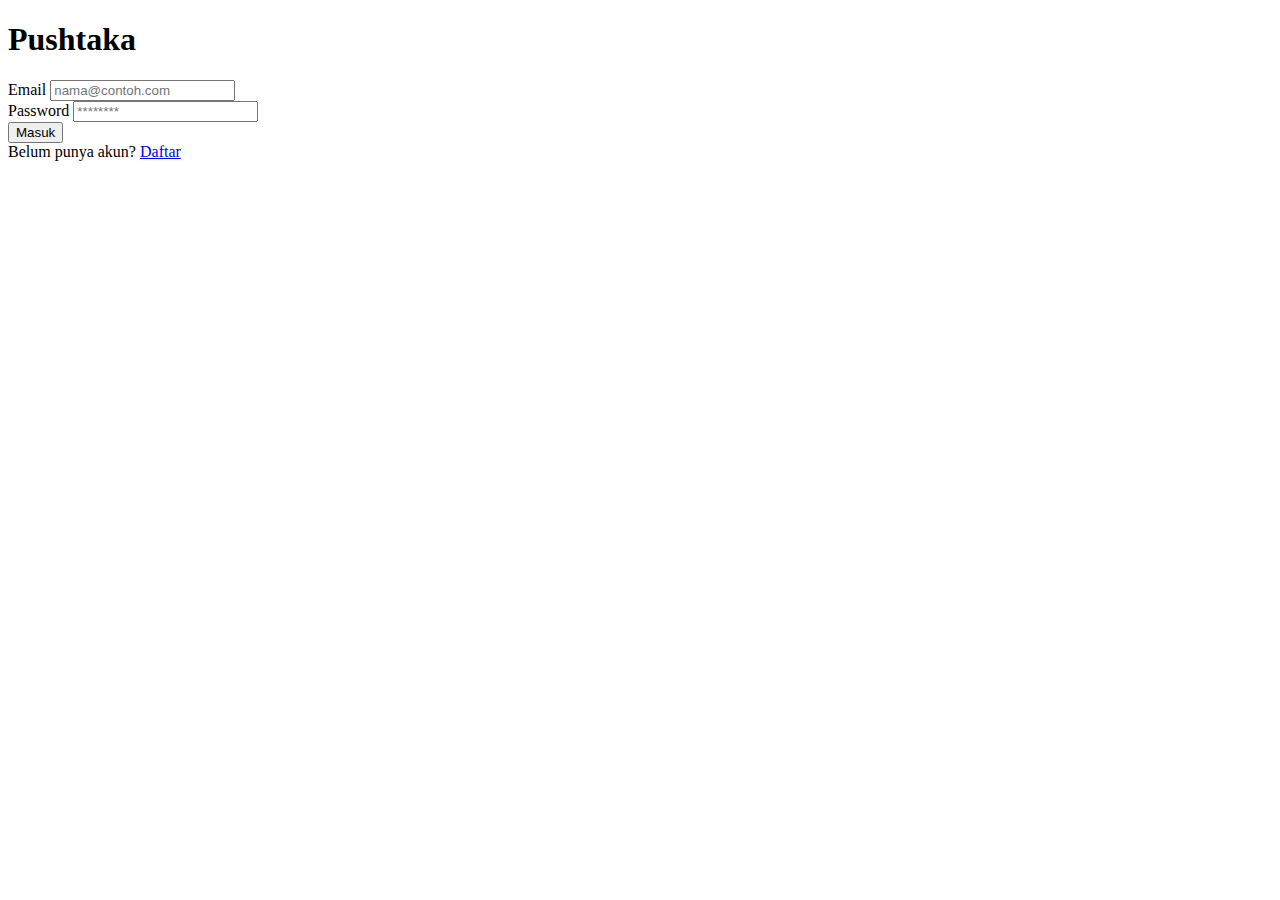
<file: web/p/login.html>
<!DOCTYPE html>
<html lang="id">

<head>
    <title>Login - Pushtaka</title>
    <!--# include virtual="/partials/head_meta.html" -->
</head>

<body>
    <!--# include virtual="/partials/header.html" -->
    <div class="auth-wrapper">
        <div class="auth-card">
            <h1>Pushtaka</h1>
            <div id="error-alert" class="alert alert-error"></div>
            <form id="login-form">
                <div class="form-group">
                    <label for="email">Email</label>
                    <input type="email" id="email" placeholder="nama@contoh.com" required>
                </div>
                <div class="form-group">
                    <label for="password">Password</label>
                    <input type="password" id="password" placeholder="********" required>
                </div>
                <button type="submit" id="submit-btn">Masuk</button>
            </form>
            <div class="links">
                Belum punya akun? <a href="/p/register">Daftar</a>
            </div>
        </div>

    </div>
    </div>

    <script>
        $(document).ready(function () {
            $('#login-form').on('submit', function (e) {
                e.preventDefault();

                const email = $('#email').val();
                const password = $('#password').val();
                const $btn = $('#submit-btn');
                const $alertBox = $('#error-alert');

                $btn.prop('disabled', true).text('Memproses...');
                $alertBox.hide();

                $.ajax({
                    url: '/auth/login',
                    method: 'POST',
                    contentType: 'application/json',
                    data: JSON.stringify({ email: email, password: password }),
                    success: function (response) {
                        localStorage.setItem('token', response.data.token);
                        window.location.href = '/p/dashboard/';
                    },
                    error: function (xhr) {
                        let msg = 'Login gagal. Periksa email dan password.';
                        if (xhr.responseJSON && xhr.responseJSON.message) {
                            msg = xhr.responseJSON.message;
                        }
                        $alertBox.text(msg).show();
                    },
                    complete: function () {
                        $btn.prop('disabled', false).text('Masuk');
                    }
                });
            });
        });
    </script>
</body>

</html>
</file>
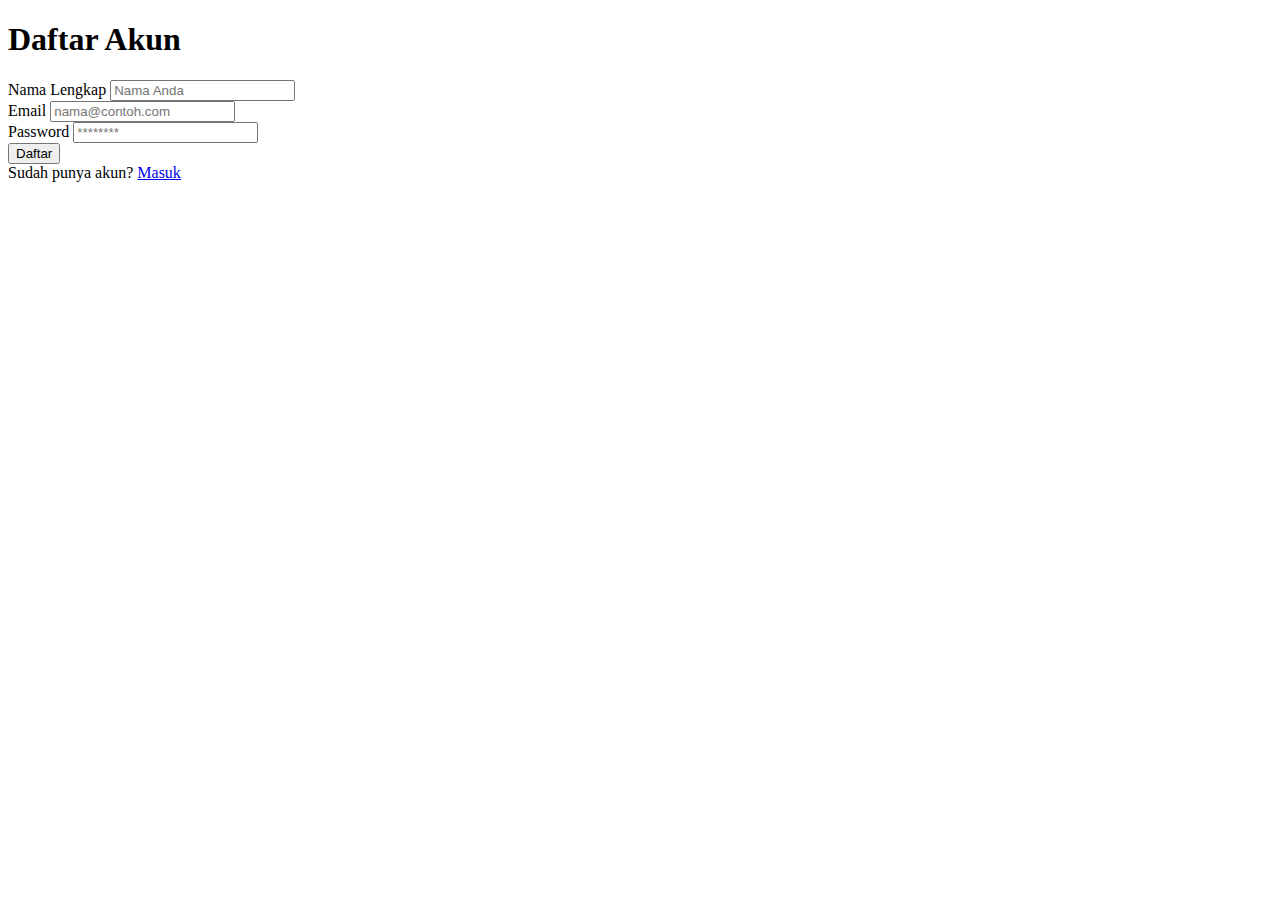
<file: web/p/register.html>
<!DOCTYPE html>
<html lang="id">

<head>
    <title>Daftar - Pushtaka</title>
    <!--# include virtual="/partials/head_meta.html" -->
</head>

<body>
    <!--# include virtual="/partials/header.html" -->
    <div class="auth-wrapper">
        <div class="auth-card">
            <h1>Daftar Akun</h1>
            <div id="error-alert" class="alert alert-error"></div>
            <div id="success-alert" class="alert alert-success"></div>

            <form id="register-form">
                <div class="form-group">
                    <label for="name">Nama Lengkap</label>
                    <input type="text" id="name" placeholder="Nama Anda" required>
                </div>
                <div class="form-group">
                    <label for="email">Email</label>
                    <input type="email" id="email" placeholder="nama@contoh.com" required>
                </div>
                <div class="form-group">
                    <label for="password">Password</label>
                    <input type="password" id="password" placeholder="********" required>
                </div>
                <button type="submit" id="submit-btn">Daftar</button>
            </form>
            <div class="links">
                Sudah punya akun? <a href="/p/login">Masuk</a>
            </div>
        </div>

    </div>
    </div>

    <script>
        document.getElementById('register-form').addEventListener('submit', async function (e) {
            e.preventDefault();

            const name = document.getElementById('name').value;
            const email = document.getElementById('email').value;
            const password = document.getElementById('password').value;
            const btn = document.getElementById('submit-btn');
            const errorAlert = document.getElementById('error-alert');
            const successAlert = document.getElementById('success-alert');

            btn.disabled = true;
            btn.textContent = 'Memproses...';
            errorAlert.style.display = 'none';
            successAlert.style.display = 'none';

            try {
                const response = await fetch('/auth/register', {
                    method: 'POST',
                    headers: { 'Content-Type': 'application/json' },
                    body: JSON.stringify({ name, email, password })
                });

                const data = await response.json();

                if (response.ok) {
                    successAlert.textContent = 'Registrasi berhasil! Mengarahkan ke halaman login...';
                    successAlert.style.display = 'block';
                    setTimeout(() => {
                        window.location.href = '/p/login';
                    }, 2000);
                } else {
                    errorAlert.textContent = data.message || 'Registrasi gagal.';
                    errorAlert.style.display = 'block';
                    btn.disabled = false;
                    btn.textContent = 'Daftar';
                }
            } catch (error) {
                console.error('Error:', error);
                errorAlert.textContent = 'Terjadi kesalahan jaringan.';
                errorAlert.style.display = 'block';
                btn.disabled = false;
                btn.textContent = 'Daftar';
            }
        });
    </script>
</body>

</html>
</file>
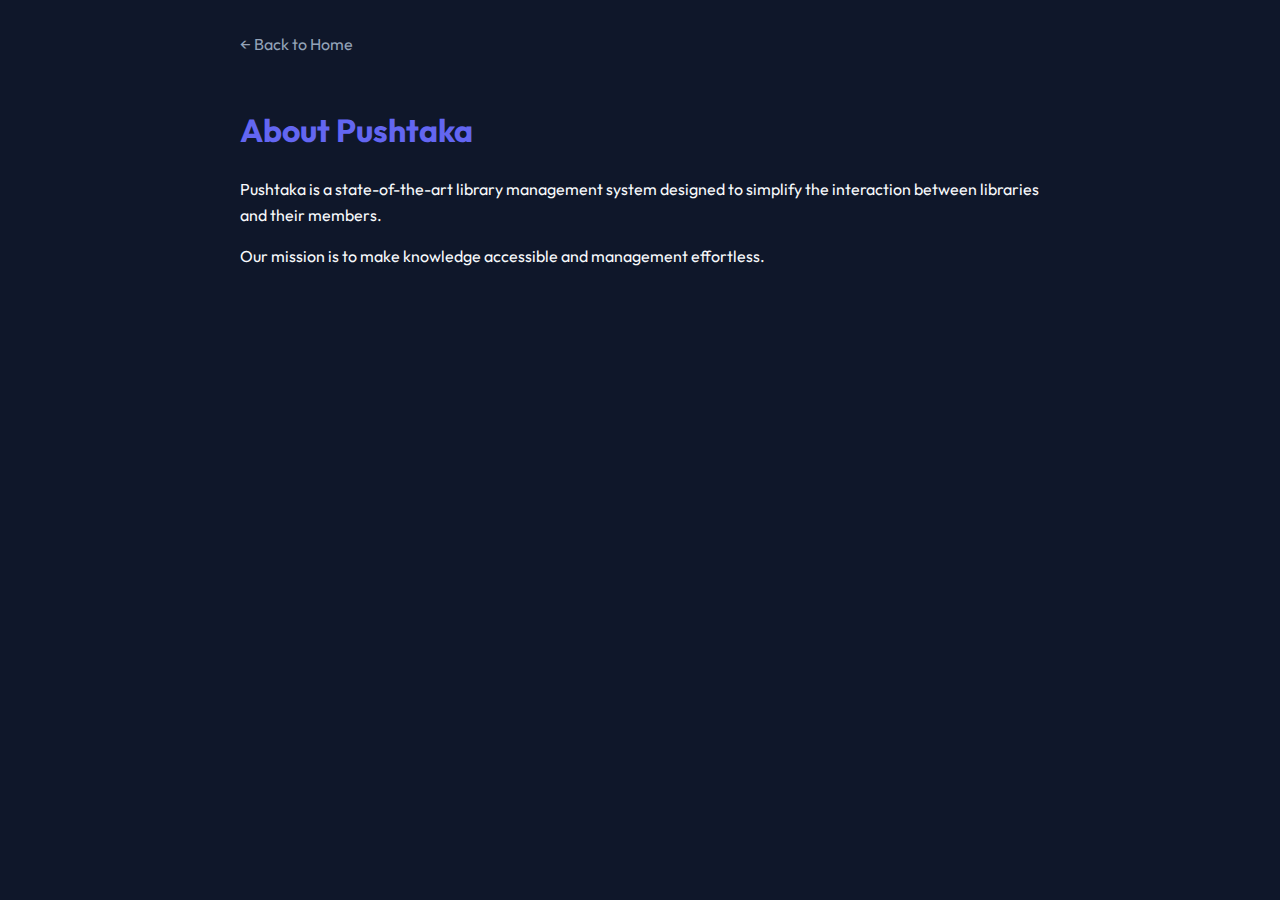
<file: api/services/landing copy/p/about.html>
<!DOCTYPE html>
<html lang="en">

<head>
    <meta charset="UTF-8">
    <meta name="viewport" content="width=device-width, initial-scale=1.0">
    <title>About - Pushtaka</title>
    <link href="https://fonts.googleapis.com/css2?family=Outfit:wght@300;400;600;700&display=swap" rel="stylesheet">
    <style>
        /* Reusing main styles for consistency */
        :root {
            --primary: #6366f1;
            --bg-dark: #0f172a;
            --text-light: #f8fafc;
            --text-dim: #94a3b8;
        }

        body {
            font-family: 'Outfit', sans-serif;
            background-color: var(--bg-dark);
            color: var(--text-light);
            line-height: 1.6;
            margin: 0;
            padding: 2rem;
        }

        .container {
            max-width: 800px;
            margin: 0 auto;
        }

        h1 {
            color: var(--primary);
        }

        a {
            color: var(--text-dim);
            text-decoration: none;
        }

        a:hover {
            color: var(--text-light);
        }
    </style>
</head>

<body>
    <div class="container">
        <a href="/">&larr; Back to Home</a>
        <br><br>
        <h1>About Pushtaka</h1>
        <p>Pushtaka is a state-of-the-art library management system designed to simplify the interaction between
            libraries and their members.</p>
        <p>Our mission is to make knowledge accessible and management effortless.</p>
    </div>
</body>

</html>
</file>
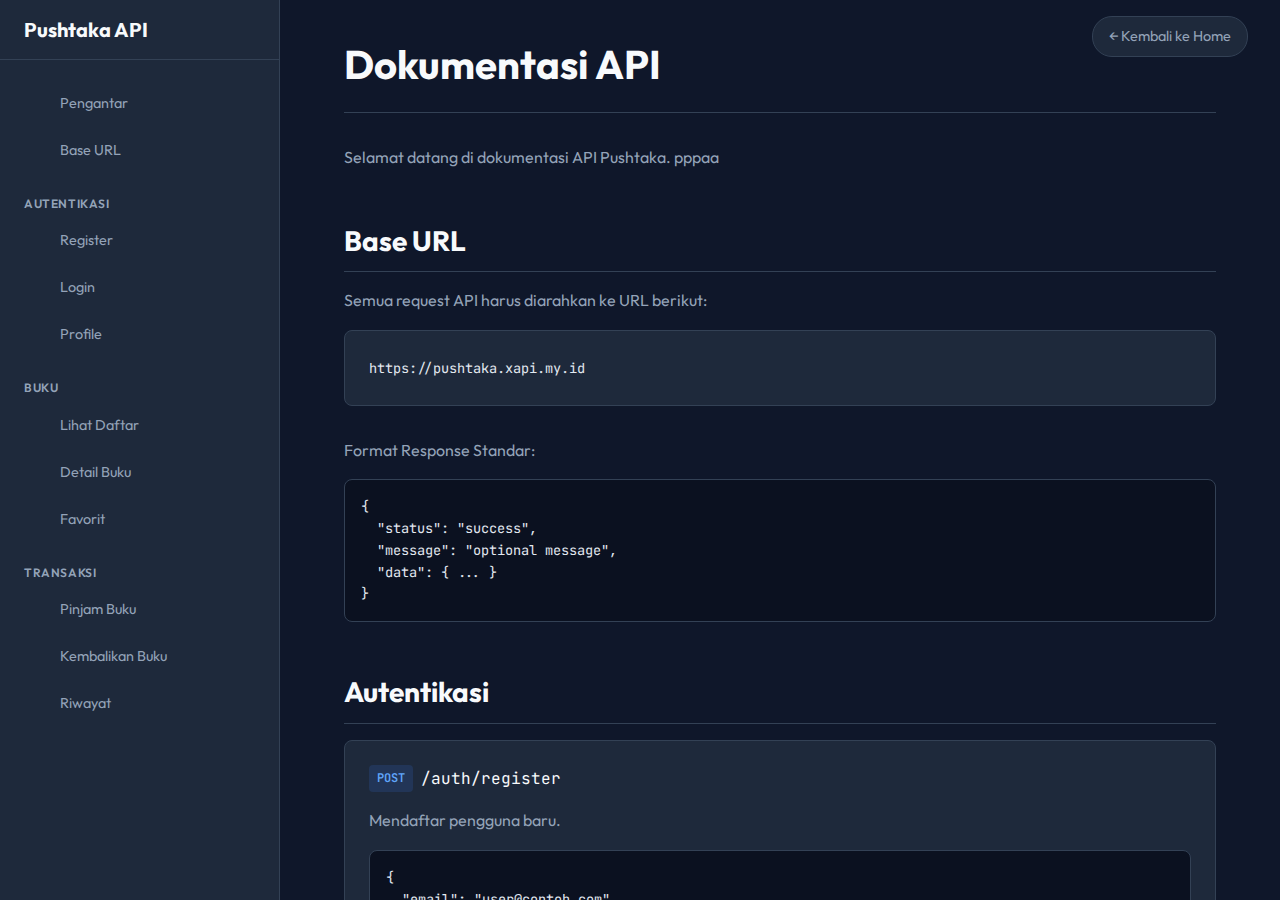
<file: api/services/landing copy/p/documentation.html>
<!DOCTYPE html>
<html lang="id">

<head>
    <meta charset="UTF-8">
    <meta name="viewport" content="width=device-width, initial-scale=1.0">
    <title>Dokumentasi API - Pushtaka</title>
    <link
        href="https://fonts.googleapis.com/css2?family=Outfit:wght@300;400;500;600;700&family=JetBrains+Mono:wght@400;500&display=swap"
        rel="stylesheet">
    <style>
        :root {
            --primary: #6366f1;
            --primary-dark: #4f46e5;
            --bg-dark: #0f172a;
            --sidebar-bg: #1e293b;
            --text-light: #f8fafc;
            --text-dim: #94a3b8;
            --border-color: #334155;
            --code-bg: #1e293b;
            --header-height: 60px;
        }

        * {
            margin: 0;
            padding: 0;
            box-sizing: border-box;
        }

        body {
            font-family: 'Outfit', sans-serif;
            background-color: var(--bg-dark);
            color: var(--text-light);
            line-height: 1.6;
            display: flex;
            height: 100vh;
            overflow: hidden;
        }

        /* Sidebar */
        .sidebar {
            width: 280px;
            background-color: var(--sidebar-bg);
            border-right: 1px solid var(--border-color);
            display: flex;
            flex-direction: column;
            flex-shrink: 0;
        }

        .sidebar-header {
            height: var(--header-height);
            display: flex;
            align-items: center;
            padding: 0 1.5rem;
            border-bottom: 1px solid var(--border-color);
            font-weight: 700;
            font-size: 1.25rem;
            color: var(--text-light);
            text-decoration: none;
        }

        .sidebar-nav {
            flex: 1;
            overflow-y: auto;
            padding: 1.5rem;
        }

        .sidebar-nav ul {
            list-style: none;
        }

        .sidebar-nav li {
            margin-bottom: 0.5rem;
        }

        .nav-section {
            font-size: 0.75rem;
            text-transform: uppercase;
            letter-spacing: 0.05em;
            color: var(--text-dim);
            font-weight: 600;
            margin: 1.5rem 0 0.5rem;
        }

        .nav-section:first-child {
            margin-top: 0;
        }

        .sidebar-nav a {
            display: block;
            padding: 0.5rem 0.75rem;
            color: var(--text-dim);
            text-decoration: none;
            border-radius: 0.375rem;
            transition: all 0.2s;
            font-size: 0.9rem;
        }

        .sidebar-nav a:hover,
        .sidebar-nav a.active {
            background-color: rgba(99, 102, 241, 0.1);
            color: var(--primary);
        }

        /* Main Content */
        .main-content {
            flex: 1;
            overflow-y: auto;
            scroll-behavior: smooth;
            padding: 2rem 4rem;
        }

        .content-wrapper {
            max-width: 900px;
            margin: 0 auto;
            padding-bottom: 4rem;
        }

        /* Typography */
        h1,
        h2,
        h3,
        h4 {
            color: var(--text-light);
            margin-bottom: 1rem;
        }

        h1 {
            font-size: 2.5rem;
            border-bottom: 1px solid var(--border-color);
            padding-bottom: 1rem;
            margin-bottom: 2rem;
        }

        h2 {
            font-size: 1.75rem;
            margin-top: 3rem;
            border-bottom: 1px solid var(--border-color);
            padding-bottom: 0.5rem;
        }

        h3 {
            font-size: 1.25rem;
            margin-top: 2rem;
            color: var(--primary);
        }

        p {
            margin-bottom: 1rem;
            color: var(--text-dim);
        }

        ul {
            margin-bottom: 1rem;
            padding-left: 1.5rem;
            color: var(--text-dim);
        }

        li {
            margin-bottom: 0.25rem;
        }

        /* Code Blocks */
        pre {
            background-color: #0b1120;
            padding: 1rem;
            border-radius: 0.5rem;
            border: 1px solid var(--border-color);
            overflow-x: auto;
            margin-bottom: 1.5rem;
        }

        code {
            font-family: 'JetBrains Mono', monospace;
            font-size: 0.85rem;
            color: #e2e8f0;
        }

        p code {
            background-color: rgba(99, 102, 241, 0.1);
            color: var(--primary);
            padding: 0.2rem 0.4rem;
            border-radius: 0.25rem;
        }

        .badge {
            display: inline-block;
            padding: 0.25rem 0.5rem;
            border-radius: 0.25rem;
            font-size: 0.75rem;
            font-weight: 600;
            text-transform: uppercase;
            margin-right: 0.5rem;
        }

        .get {
            background-color: rgba(34, 197, 94, 0.15);
            color: #4ade80;
        }

        .post {
            background-color: rgba(59, 130, 246, 0.15);
            color: #60a5fa;
        }

        .put {
            background-color: rgba(245, 158, 11, 0.15);
            color: #fbbf24;
        }

        .delete {
            background-color: rgba(239, 68, 68, 0.15);
            color: #f87171;
        }

        .endpoint {
            background-color: var(--sidebar-bg);
            border: 1px solid var(--border-color);
            border-radius: 0.5rem;
            padding: 1.5rem;
            margin-bottom: 2rem;
        }

        .endpoint-header {
            display: flex;
            align-items: center;
            margin-bottom: 1rem;
            font-family: 'JetBrains Mono', monospace;
        }

        .back-link {
            position: fixed;
            top: 1rem;
            right: 2rem;
            color: var(--text-dim);
            text-decoration: none;
            font-size: 0.9rem;
            background: var(--sidebar-bg);
            padding: 0.5rem 1rem;
            border-radius: 20px;
            border: 1px solid var(--border-color);
        }

        @media (max-width: 768px) {
            body {
                flex-direction: column;
                overflow: auto;
            }

            .sidebar {
                width: 100%;
                height: auto;
                border-right: none;
                border-bottom: 1px solid var(--border-color);
            }

            .main-content {
                padding: 2rem;
            }
        }
    </style>
</head>

<body>
    <aside class="sidebar">
        <a href="/" class="sidebar-header">Pushtaka API</a>
        <nav class="sidebar-nav">
            <ul>
                <li><a href="#introduction">Pengantar</a></li>
                <li><a href="#base-url">Base URL</a></li>
            </ul>

            <div class="nav-section">Autentikasi</div>
            <ul>
                <li><a href="#auth-register">Register</a></li>
                <li><a href="#auth-login">Login</a></li>
                <li><a href="#auth-profile">Profile</a></li>
            </ul>

            <div class="nav-section">Buku</div>
            <ul>
                <li><a href="#book-list">Lihat Daftar</a></li>
                <li><a href="#book-detail">Detail Buku</a></li>
                <li><a href="#favorites">Favorit</a></li>
            </ul>

            <div class="nav-section">Transaksi</div>
            <ul>
                <li><a href="#borrow">Pinjam Buku</a></li>
                <li><a href="#return">Kembalikan Buku</a></li>
                <li><a href="#history">Riwayat</a></li>
            </ul>
        </nav>
    </aside>

    <main class="main-content">
        <a href="/" class="back-link">&larr; Kembali ke Home</a>

        <div class="content-wrapper">
            <section id="introduction">
                <h1>Dokumentasi API</h1>
                <p>Selamat datang di dokumentasi API Pushtaka. pppaa</p>
            </section>

            <section id="base-url">
                <h2>Base URL</h2>
                <p>Semua request API harus diarahkan ke URL berikut:</p>
                <div class="endpoint">
                    <code>https://pushtaka.xapi.my.id</code>
                </div>
                <p>Format Response Standar:</p>
                <pre><code>{
  "status": "success",
  "message": "optional message",
  "data": { ... }
}</code></pre>
            </section>

            <section id="auth">
                <h2>Autentikasi</h2>

                <div class="endpoint" id="auth-register">
                    <div class="endpoint-header">
                        <span class="badge post">POST</span>
                        <span>/auth/register</span>
                    </div>
                    <p>Mendaftar pengguna baru.</p>
                    <pre><code>{
  "email": "user@contoh.com",
  "password": "password123",
  "name": "Nama User"
}</code></pre>
                </div>

                <div class="endpoint" id="auth-login">
                    <div class="endpoint-header">
                        <span class="badge post">POST</span>
                        <span>/auth/login</span>
                    </div>
                    <p>Masuk untuk mendapatkan token JWT.</p>
                    <pre><code>{
  "email": "user@contoh.com",
  "password": "password123"
}</code></pre>
                </div>
            </section>

            <section id="favorites">
                <h2>Favorit</h2>
                <p>Kelola daftar buku favorit Anda. (Wajib Header Authorization)</p>

                <div class="endpoint">
                    <div class="endpoint-header">
                        <span class="badge get">GET</span>
                        <span>/favorites</span>
                    </div>
                    <p>Mendapatkan daftar buku favorit.</p>
                </div>

                <div class="endpoint">
                    <div class="endpoint-header">
                        <span class="badge post">POST</span>
                        <span>/favorites/:book_id</span>
                    </div>
                    <p>Menambahkan buku ke favorit.</p>
                </div>

                <div class="endpoint">
                    <div class="endpoint-header">
                        <span class="badge delete">DELETE</span>
                        <span>/favorites/:book_id</span>
                    </div>
                    <p>Menghapus buku dari favorit.</p>
                </div>
            </section>

            <section id="transaksi">
                <h2>Transaksi</h2>
                <p>Manajemen peminjaman dan pengembalian buku.</p>

                <div class="endpoint" id="borrow">
                    <div class="endpoint-header">
                        <span class="badge post">POST</span>
                        <span>/transactions/borrow/:book_id</span>
                    </div>
                    <p>Meminjam buku. Stok akan berkurang otomatis.</p>
                </div>

                <div class="endpoint" id="return">
                    <div class="endpoint-header">
                        <span class="badge post">POST</span>
                        <span>/transactions/return/:book_id</span>
                    </div>
                    <p>Mengembalikan buku. Denda akan dihitung jika terlambat.</p>
                </div>
            </section>

            <footer>
                <p style="margin-top: 4rem; border-top: 1px solid var(--border-color); padding-top: 2rem;">
                    &copy; 2025 Pushtaka API Documentation.
                </p>
            </footer>
        </div>
    </main>
</body>

</html>
</file>
